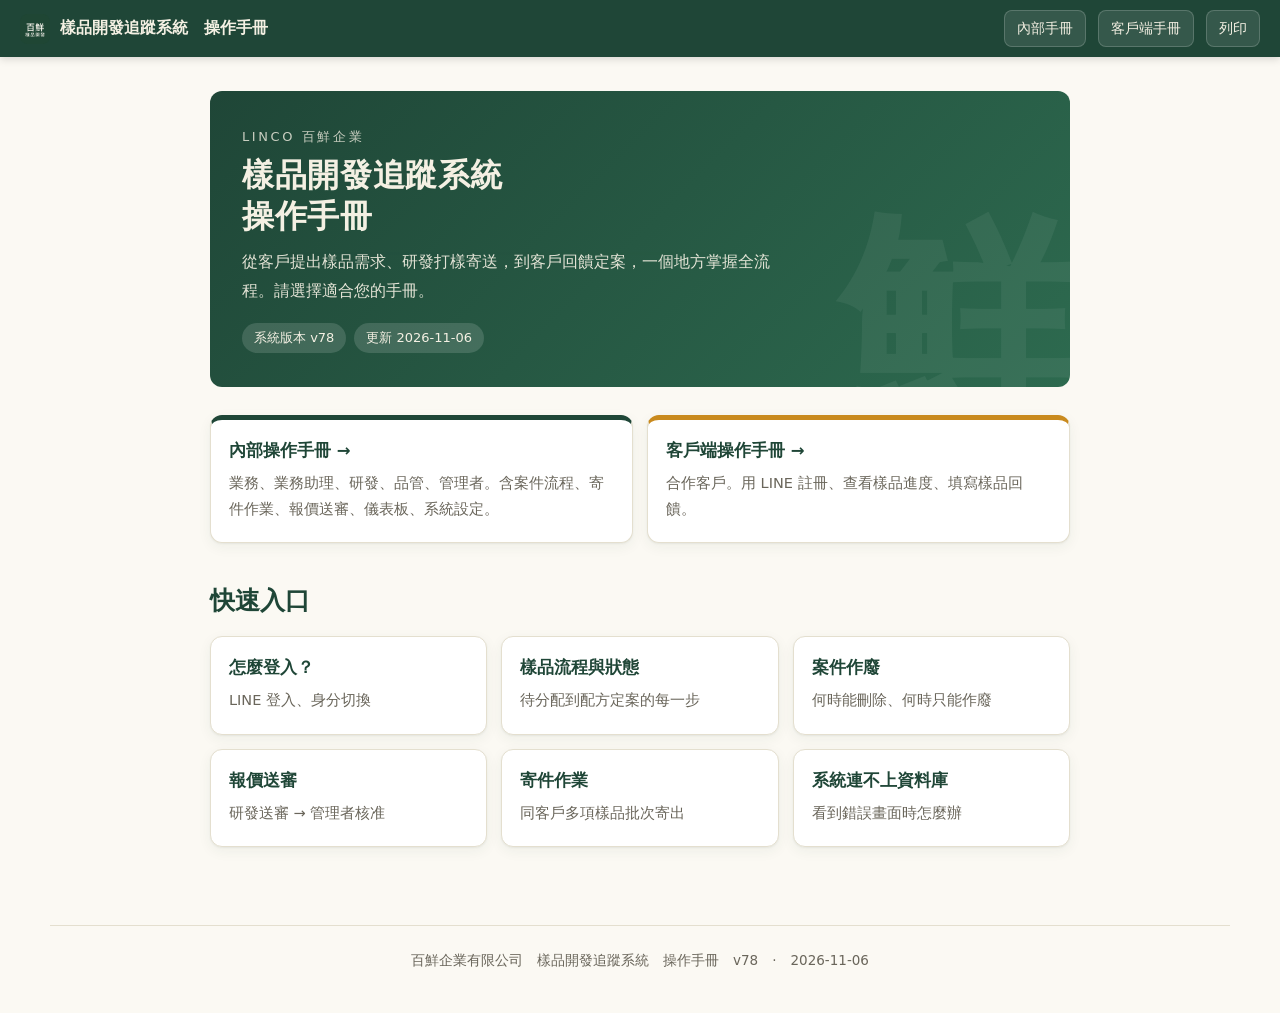
<file: sampletrack-manual/index.html>
<!doctype html>
<html lang="zh-Hant">
<head>
<meta charset="utf-8">
<meta name="viewport" content="width=device-width,initial-scale=1">
<meta name="robots" content="noindex,nofollow">
<meta name="description" content="百鮮企業樣品開發追蹤系統操作手冊">
<meta name="theme-color" content="#1F4637">
<title>操作手冊｜百鮮企業</title>
<link rel="icon" type="image/png" href="assets/favicon.png">
<link rel="stylesheet" href="assets/style.css">
</head>
<body>
<header class="top">
  <a class="brand" href="index.html"><img src="assets/logo-192.png" alt="" width="30" height="30"><span>樣品開發追蹤系統　操作手冊</span></a>
  <span class="sp"></span>
  <a class="lnk" href="internal.html">內部手冊</a><a class="lnk" href="customer.html">客戶端手冊</a>
  <button id="printBtn" class="hide-m" type="button" title="列印或另存 PDF">列印</button>
</header><div class="home">
<section class="hero"><div class="eyebrow">LINCO 百鮮企業</div><h1>樣品開發追蹤系統<br>操作手冊</h1>
<p>從客戶提出樣品需求、研發打樣寄送，到客戶回饋定案，一個地方掌握全流程。請選擇適合您的手冊。</p>
<div class="meta"><span>系統版本 v78</span><span>更新 2026-11-06</span></div></section>
<div class="cards">
  <a class="card role" href="internal.html"><h4>內部操作手冊 →</h4><p>業務、業務助理、研發、品管、管理者。含案件流程、寄件作業、報價送審、儀表板、系統設定。</p></a>
  <a class="card role gold" href="customer.html"><h4>客戶端操作手冊 →</h4><p>合作客戶。用 LINE 註冊、查看樣品進度、填寫樣品回饋。</p></a>
</div>
<h2 style="border:0;margin-top:34px">快速入口</h2>
<div class="cards">
  <a class="card" href="internal.html#login"><h4>怎麼登入？</h4><p>LINE 登入、身分切換</p></a>
  <a class="card" href="internal.html#lifecycle"><h4>樣品流程與狀態</h4><p>待分配到配方定案的每一步</p></a>
  <a class="card" href="internal.html#void"><h4>案件作廢</h4><p>何時能刪除、何時只能作廢</p></a>
  <a class="card" href="internal.html#quote"><h4>報價送審</h4><p>研發送審 → 管理者核准</p></a>
  <a class="card" href="internal.html#dispatch"><h4>寄件作業</h4><p>同客戶多項樣品批次寄出</p></a>
  <a class="card" href="internal.html#outage"><h4>系統連不上資料庫</h4><p>看到錯誤畫面時怎麼辦</p></a>
</div>
</div>
<footer>百鮮企業有限公司　樣品開發追蹤系統　操作手冊　v78　·　2026-11-06</footer>
<button class="totop" type="button" aria-label="回到頂端">↑</button>
<script src="assets/manual.js"></script>
</body>
</html>
</file>
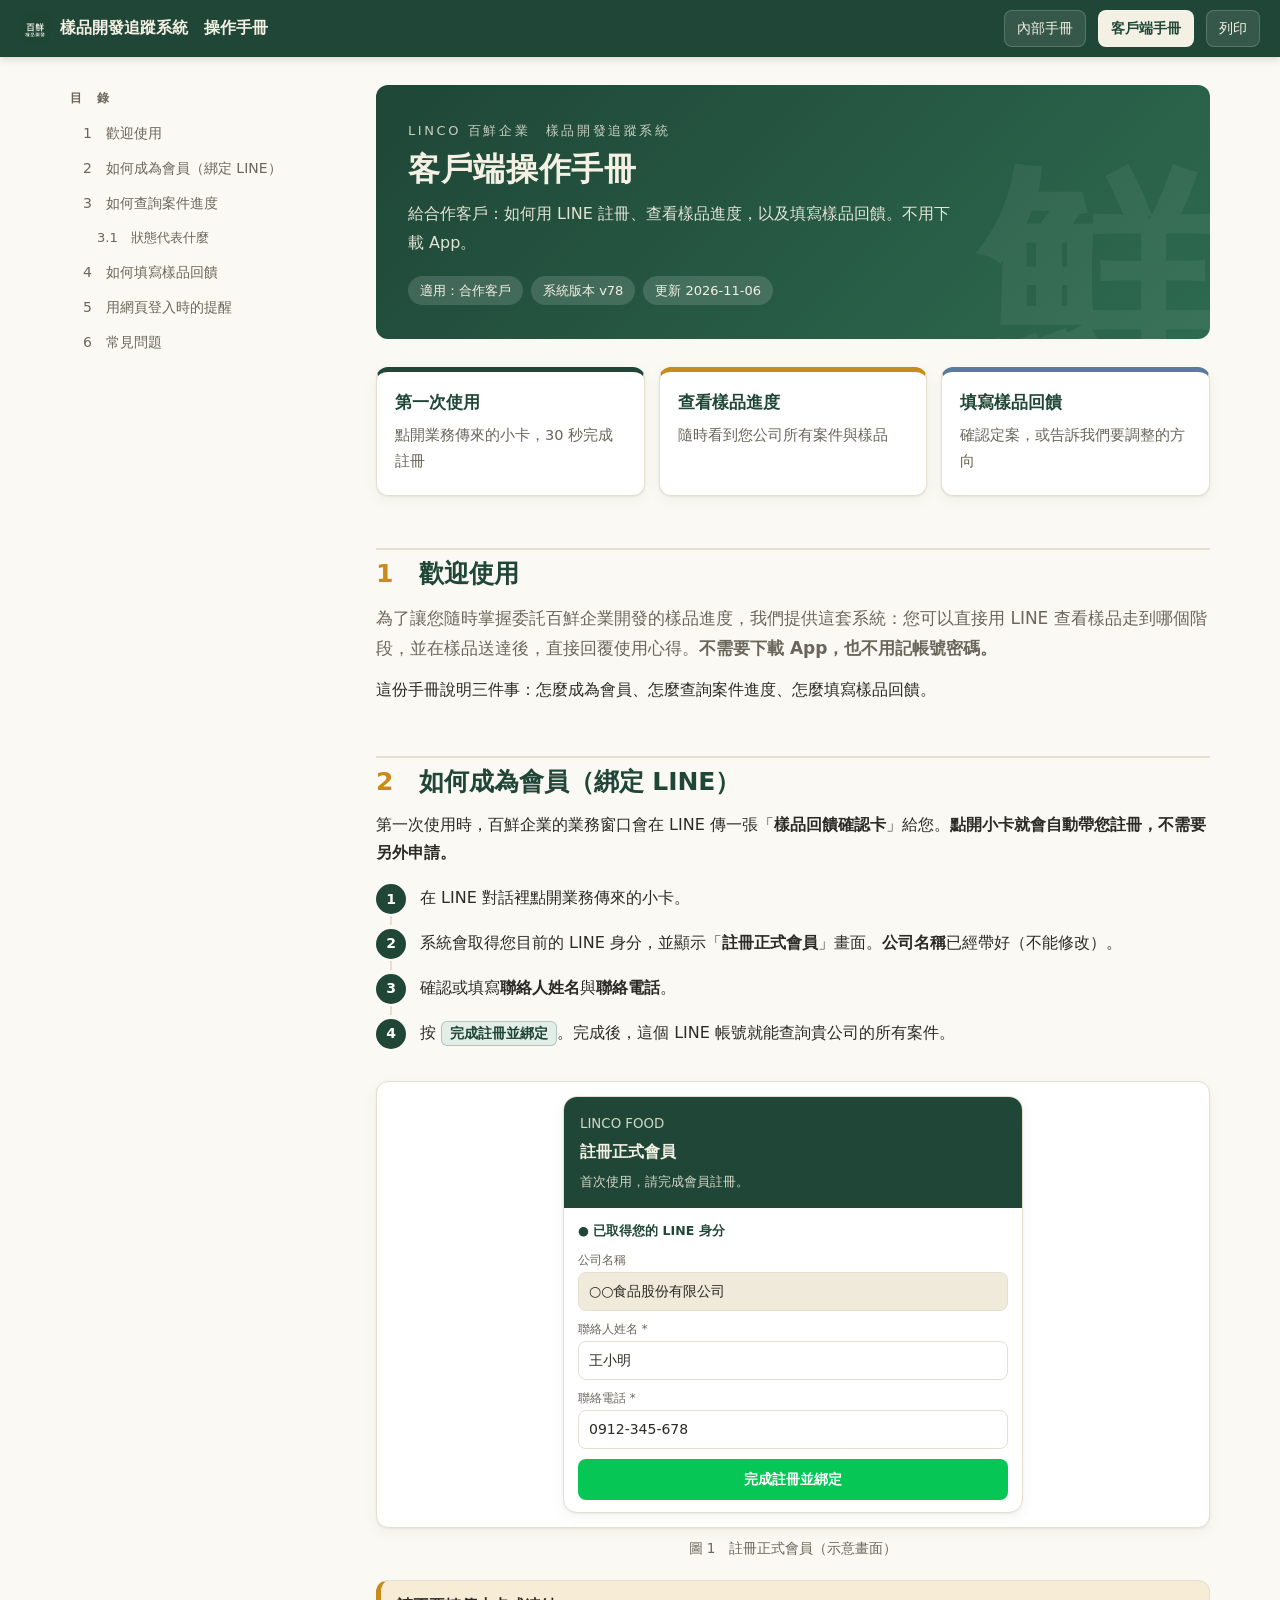
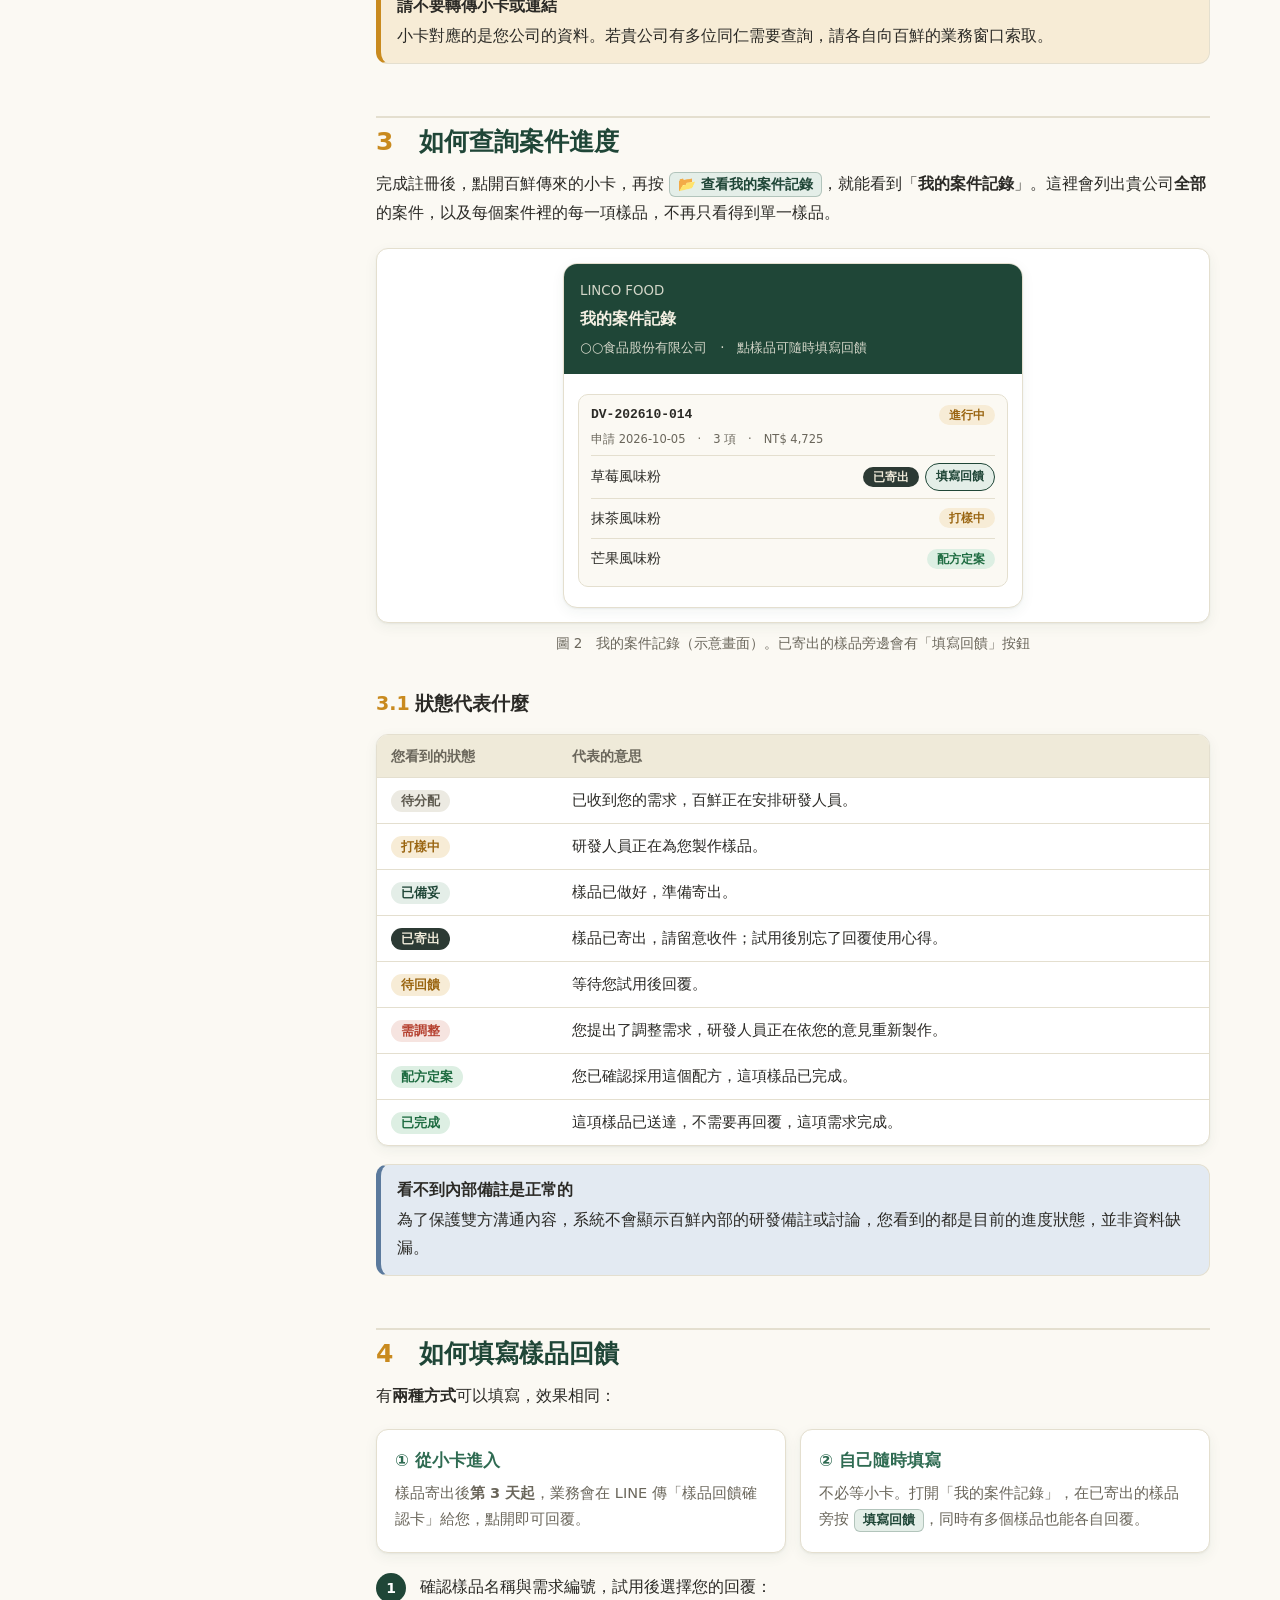
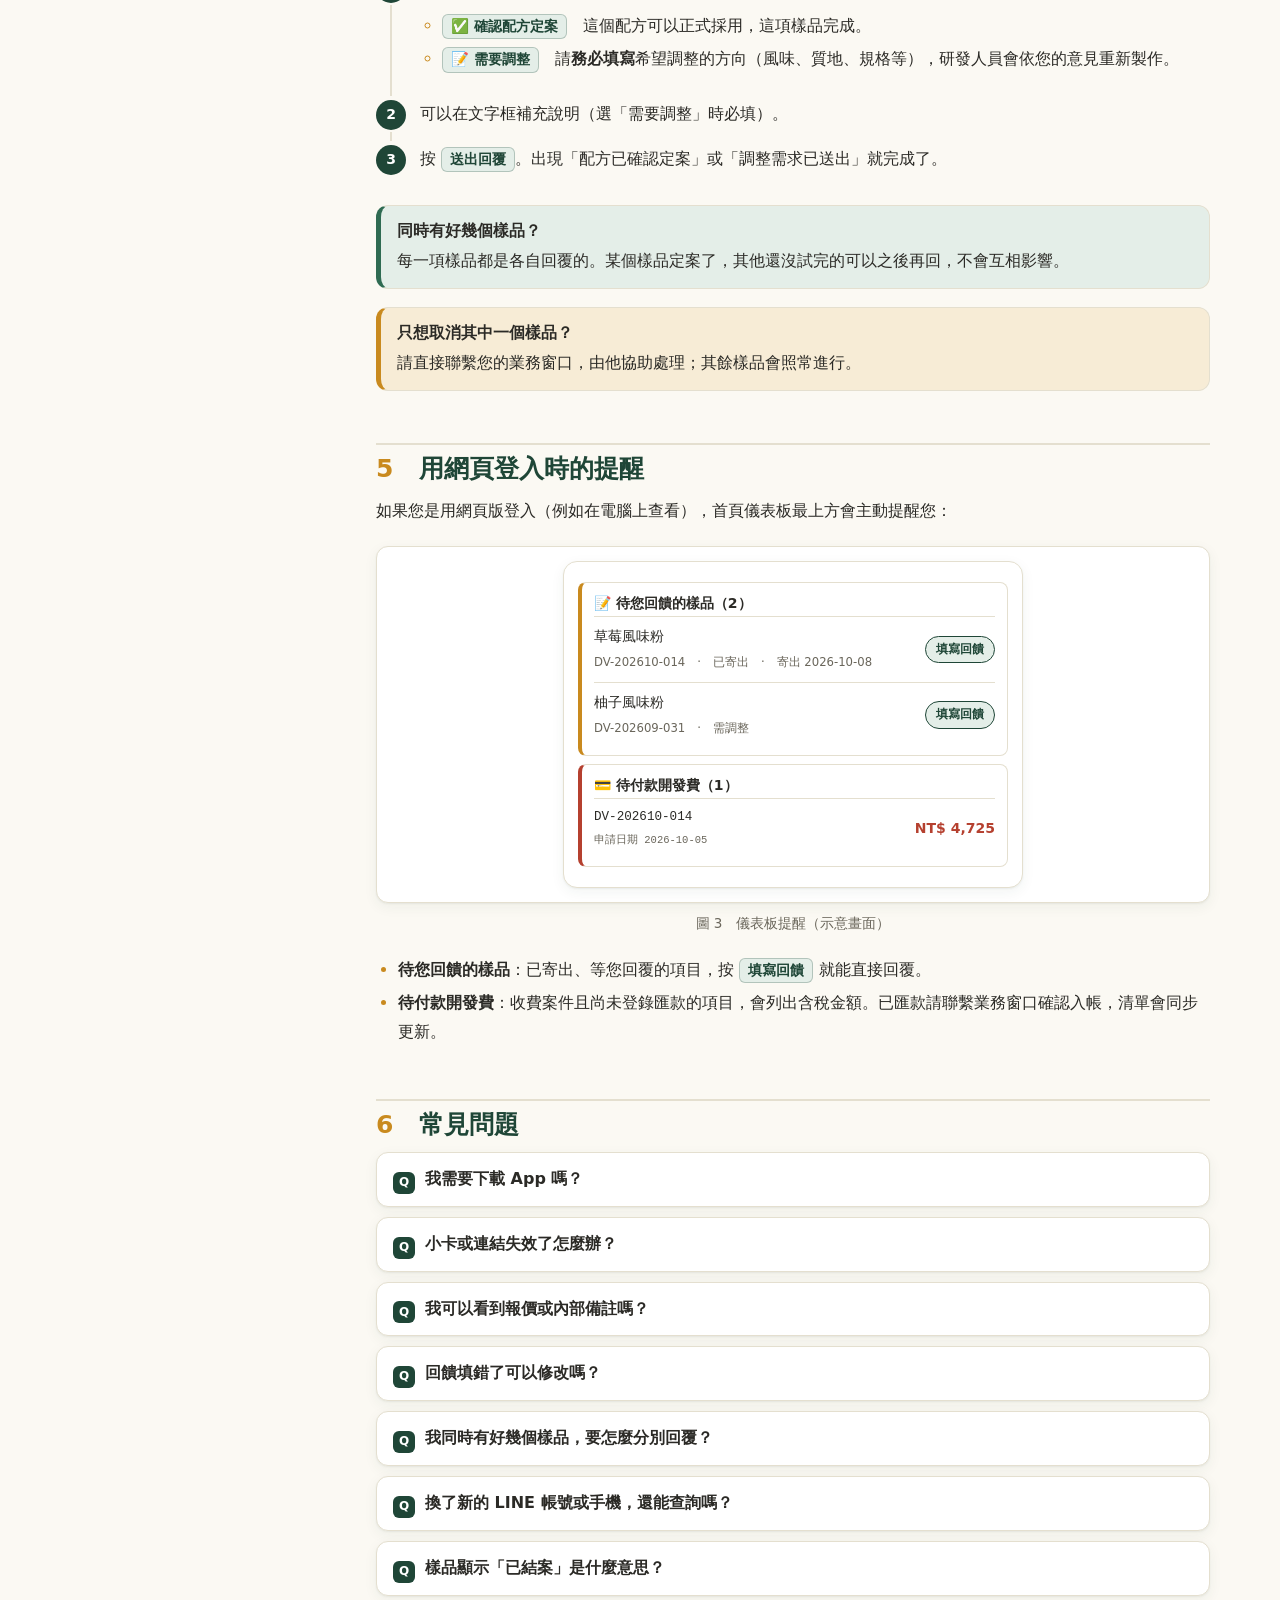
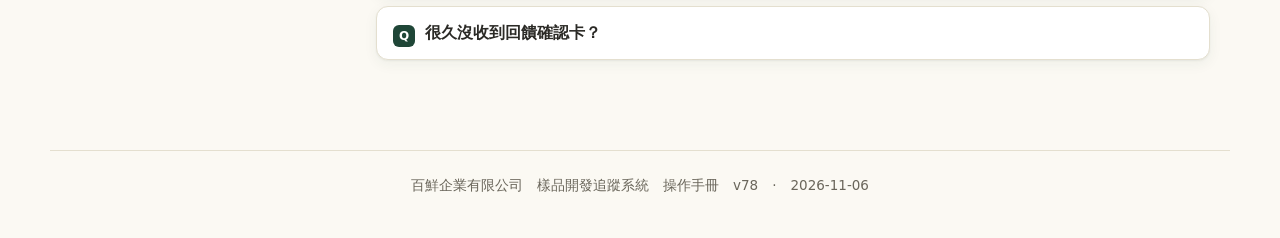
<file: sampletrack-manual/customer.html>
<!doctype html>
<html lang="zh-Hant">
<head>
<meta charset="utf-8">
<meta name="viewport" content="width=device-width,initial-scale=1">
<meta name="robots" content="noindex,nofollow">
<meta name="description" content="百鮮企業樣品開發追蹤系統｜客戶端操作手冊">
<meta name="theme-color" content="#1F4637">
<title>客戶端操作手冊｜百鮮企業</title>
<link rel="icon" type="image/png" href="assets/favicon.png">
<link rel="stylesheet" href="assets/style.css">
</head>
<body>
<header class="top">
  <a class="brand" href="index.html"><img src="assets/logo-192.png" alt="" width="30" height="30"><span>樣品開發追蹤系統　操作手冊</span></a>
  <span class="sp"></span>
  <a class="lnk" href="internal.html">內部手冊</a><a class="lnk on" href="customer.html">客戶端手冊</a>
  <button id="printBtn" class="hide-m" type="button" title="列印或另存 PDF">列印</button>
</header><div class="wrap">
<nav class="toc" aria-label="目錄"><p class="ttl">目　錄</p><ol><li class=""><a href="#welcome">1　歡迎使用</a></li><li class=""><a href="#member">2　如何成為會員（綁定 LINE）</a></li><li class=""><a href="#records">3　如何查詢案件進度</a></li><li class="sub"><a href="#status">3.1　狀態代表什麼</a></li><li class=""><a href="#feedback">4　如何填寫樣品回饋</a></li><li class=""><a href="#dash">5　用網頁登入時的提醒</a></li><li class=""><a href="#faq">6　常見問題</a></li></ol></nav>
<main>
<section class="hero"><div class="eyebrow">LINCO 百鮮企業　樣品開發追蹤系統</div><h1>客戶端操作手冊</h1><p>給合作客戶：如何用 LINE 註冊、查看樣品進度，以及填寫樣品回饋。不用下載 App。</p><div class="meta"><span>適用：合作客戶</span><span>系統版本 v78</span><span>更新 2026-11-06</span></div></section>
<details class="toc-m"><summary>📑 目錄</summary><ol><li class=""><a href="#welcome">1　歡迎使用</a></li><li class=""><a href="#member">2　如何成為會員（綁定 LINE）</a></li><li class=""><a href="#records">3　如何查詢案件進度</a></li><li class="sub"><a href="#status">3.1　狀態代表什麼</a></li><li class=""><a href="#feedback">4　如何填寫樣品回饋</a></li><li class=""><a href="#dash">5　用網頁登入時的提醒</a></li><li class=""><a href="#faq">6　常見問題</a></li></ol></details>
<div class="cards">
  <a class="card role" href="#member"><h4>第一次使用</h4><p>點開業務傳來的小卡，30 秒完成註冊</p></a>
  <a class="card role gold" href="#records"><h4>查看樣品進度</h4><p>隨時看到您公司所有案件與樣品</p></a>
  <a class="card role slate" href="#feedback"><h4>填寫樣品回饋</h4><p>確認定案，或告訴我們要調整的方向</p></a>
</div>

<h2 id="welcome"><span class="no">1</span>歡迎使用</h2>
<p class="lead">為了讓您隨時掌握委託百鮮企業開發的樣品進度，我們提供這套系統：您可以直接用 LINE 查看樣品走到哪個階段，並在樣品送達後，直接回覆使用心得。<b>不需要下載 App，也不用記帳號密碼。</b></p>
<p>這份手冊說明三件事：怎麼成為會員、怎麼查詢案件進度、怎麼填寫樣品回饋。</p>

<h2 id="member"><span class="no">2</span>如何成為會員（綁定 LINE）</h2>
<p>第一次使用時，百鮮企業的業務窗口會在 LINE 傳一張「<b>樣品回饋確認卡</b>」給您。<b>點開小卡就會自動帶您註冊，不需要另外申請。</b></p>
<ol class="steps">
  <li>在 LINE 對話裡點開業務傳來的小卡。</li>
  <li>系統會取得您目前的 LINE 身分，並顯示「<b>註冊正式會員</b>」畫面。<b>公司名稱</b>已經帶好（不能修改）。</li>
  <li>確認或填寫<b>聯絡人姓名</b>與<b>聯絡電話</b>。</li>
  <li>按 <span class="ui">完成註冊並綁定</span>。完成後，這個 LINE 帳號就能查詢貴公司的所有案件。</li>
</ol>
<figure><div class="fig"><div class="mock"><div class="mh"><small>LINCO FOOD</small><b>註冊正式會員</b><small>首次使用，請完成會員註冊。</small></div><div class="mb">
  <div style="font-size:12.5px;color:var(--green);font-weight:700;margin-bottom:8px">● 已取得您的 LINE 身分</div>
  <div style="font-size:12px;color:var(--ink2)">公司名稱</div><div style="border:1px solid var(--line);border-radius:8px;padding:6px 10px;background:var(--cream);margin-bottom:8px">○○食品股份有限公司</div>
  <div style="font-size:12px;color:var(--ink2)">聯絡人姓名 *</div><div style="border:1px solid var(--line);border-radius:8px;padding:6px 10px;margin-bottom:8px">王小明</div>
  <div style="font-size:12px;color:var(--ink2)">聯絡電話 *</div><div style="border:1px solid var(--line);border-radius:8px;padding:6px 10px;margin-bottom:10px">0912-345-678</div>
  <div style="background:#06C755;color:#fff;border-radius:8px;text-align:center;padding:8px;font-weight:800">完成註冊並綁定</div>
</div></div></div><figcaption>圖 1　註冊正式會員（示意畫面）</figcaption></figure>
<div class="callout"><span class="h">請不要轉傳小卡或連結</span>小卡對應的是您公司的資料。若貴公司有多位同仁需要查詢，請各自向百鮮的業務窗口索取。</div>

<h2 id="records"><span class="no">3</span>如何查詢案件進度</h2>
<p>完成註冊後，點開百鮮傳來的小卡，再按 <span class="ui">📂 查看我的案件記錄</span>，就能看到「<b>我的案件記錄</b>」。這裡會列出貴公司<b>全部</b>的案件，以及每個案件裡的每一項樣品，不再只看得到單一樣品。</p>
<figure><div class="fig"><div class="mock"><div class="mh"><small>LINCO FOOD</small><b>我的案件記錄</b><small>○○食品股份有限公司　·　點樣品可隨時填寫回饋</small></div><div class="mb">
  <div class="caseb"><div class="t"><b class="mono" style="font-size:13px">DV-202610-014</b><span class="bdg b-amber">進行中</span></div>
    <div style="font-size:11.5px;color:var(--ink2);margin:2px 0 6px">申請 2026-10-05　·　3 項　·　NT$ 4,725</div>
    <div class="row"><span>草莓風味粉</span><span style="display:flex;gap:6px;align-items:center"><span class="bdg b-ink">已寄出</span><span class="mini">填寫回饋</span></span></div>
    <div class="row"><span>抹茶風味粉</span><span style="display:flex;gap:6px;align-items:center"><span class="bdg b-amber">打樣中</span></span></div>
    <div class="row"><span>芒果風味粉</span><span style="display:flex;gap:6px;align-items:center"><span class="bdg b-ok">配方定案</span></span></div>
  </div>
</div></div></div><figcaption>圖 2　我的案件記錄（示意畫面）。已寄出的樣品旁邊會有「填寫回饋」按鈕</figcaption></figure>

<h3 id="status"><span class="no">3.1</span>狀態代表什麼</h3>
<div class="tw"><table>
<thead><tr><th>您看到的狀態</th><th>代表的意思</th></tr></thead>
<tbody>
<tr><td><span class="bdg b-gray">待分配</span></td><td>已收到您的需求，百鮮正在安排研發人員。</td></tr>
<tr><td><span class="bdg b-amber">打樣中</span></td><td>研發人員正在為您製作樣品。</td></tr>
<tr><td><span class="bdg b-green">已備妥</span></td><td>樣品已做好，準備寄出。</td></tr>
<tr><td><span class="bdg b-ink">已寄出</span></td><td>樣品已寄出，請留意收件；試用後別忘了回覆使用心得。</td></tr>
<tr><td><span class="bdg b-amber">待回饋</span></td><td>等待您試用後回覆。</td></tr>
<tr><td><span class="bdg b-red">需調整</span></td><td>您提出了調整需求，研發人員正在依您的意見重新製作。</td></tr>
<tr><td><span class="bdg b-ok">配方定案</span></td><td>您已確認採用這個配方，這項樣品已完成。</td></tr>
<tr><td><span class="bdg b-ok">已完成</span></td><td>這項樣品已送達，不需要再回覆，這項需求完成。</td></tr>
</tbody></table></div>
<div class="callout info"><span class="h">看不到內部備註是正常的</span>為了保護雙方溝通內容，系統不會顯示百鮮內部的研發備註或討論，您看到的都是目前的進度狀態，並非資料缺漏。</div>

<h2 id="feedback"><span class="no">4</span>如何填寫樣品回饋</h2>
<p>有<b>兩種方式</b>可以填寫，效果相同：</p>
<div class="cards">
  <div class="card"><h4>① 從小卡進入</h4><p>樣品寄出後<b>第 3 天起</b>，業務會在 LINE 傳「樣品回饋確認卡」給您，點開即可回覆。</p></div>
  <div class="card"><h4>② 自己隨時填寫</h4><p>不必等小卡。打開「我的案件記錄」，在已寄出的樣品旁按 <span class="ui">填寫回饋</span>，同時有多個樣品也能各自回覆。</p></div>
</div>
<ol class="steps">
  <li>確認樣品名稱與需求編號，試用後選擇您的回覆：
    <ul>
      <li><span class="ui">✅ 確認配方定案</span>　這個配方可以正式採用，這項樣品完成。</li>
      <li><span class="ui">📝 需要調整</span>　請<b>務必填寫</b>希望調整的方向（風味、質地、規格等），研發人員會依您的意見重新製作。</li>
    </ul></li>
  <li>可以在文字框補充說明（選「需要調整」時必填）。</li>
  <li>按 <span class="ui">送出回覆</span>。出現「配方已確認定案」或「調整需求已送出」就完成了。</li>
</ol>
<div class="callout tip"><span class="h">同時有好幾個樣品？</span>每一項樣品都是各自回覆的。某個樣品定案了，其他還沒試完的可以之後再回，不會互相影響。</div>
<div class="callout"><span class="h">只想取消其中一個樣品？</span>請直接聯繫您的業務窗口，由他協助處理；其餘樣品會照常進行。</div>

<h2 id="dash"><span class="no">5</span>用網頁登入時的提醒</h2>
<p>如果您是用網頁版登入（例如在電腦上查看），首頁儀表板最上方會主動提醒您：</p>
<figure><div class="fig"><div class="mock"><div class="mb">
  <div class="rem"><b>📝 待您回饋的樣品（2）</b>
    <div class="row"><span>草莓風味粉<br><small style="color:var(--ink2)">DV-202610-014　·　已寄出　·　寄出 2026-10-08</small></span><span class="mini">填寫回饋</span></div>
    <div class="row"><span>柚子風味粉<br><small style="color:var(--ink2)">DV-202609-031　·　需調整</small></span><span class="mini">填寫回饋</span></div></div>
  <div class="rem red"><b>💳 待付款開發費（1）</b>
    <div class="row"><span class="mono">DV-202610-014<br><small style="color:var(--ink2)">申請日期 2026-10-05</small></span><b style="color:var(--red)">NT$ 4,725</b></div></div>
</div></div></div><figcaption>圖 3　儀表板提醒（示意畫面）</figcaption></figure>
<ul>
  <li><b>待您回饋的樣品</b>：已寄出、等您回覆的項目，按 <span class="ui">填寫回饋</span> 就能直接回覆。</li>
  <li><b>待付款開發費</b>：收費案件且尚未登錄匯款的項目，會列出含稅金額。已匯款請聯繫業務窗口確認入帳，清單會同步更新。</li>
</ul>

<h2 id="faq"><span class="no">6</span>常見問題</h2>
<details class="faq" id="q1"><summary>我需要下載 App 嗎？</summary><div>不需要。整個查詢與回饋都在 LINE 裡完成。</div></details>
<details class="faq" id="q2"><summary>小卡或連結失效了怎麼辦？</summary><div>請聯繫您的百鮮業務窗口，請他重新傳一張小卡給您。</div></details>
<details class="faq" id="q3"><summary>我可以看到報價或內部備註嗎？</summary><div>不行。系統只顯示與您相關的進度狀態；內部溝通與研發備註基於保密考量不會對外顯示。報價或規格有疑問，請直接聯繫業務窗口。</div></details>
<details class="faq" id="q4"><summary>回饋填錯了可以修改嗎？</summary><div>目前沒有提供客戶自行修改已送出回饋的功能，請聯繫業務窗口協助更正。</div></details>
<details class="faq" id="q5"><summary>我同時有好幾個樣品，要怎麼分別回覆？</summary><div>打開「我的案件記錄」，在每個已寄出的樣品旁各自按「填寫回饋」即可。</div></details>
<details class="faq" id="q6"><summary>換了新的 LINE 帳號或手機，還能查詢嗎？</summary><div>綁定是跟 LINE 帳號綁在一起的。換了 LINE 帳號需要重新註冊，請聯繫業務窗口重新傳送小卡，用新帳號完成註冊。同一個 LINE 帳號換手機則不受影響。</div></details>
<details class="faq" id="q8"><summary>樣品顯示「已結案」是什麼意思？</summary><div>代表這一項樣品已經結束（例如您決定不需要了），不會再有「填寫回饋」按鈕，其他樣品不受影響。如果之後想繼續，請聯繫您的業務窗口重新開啟。</div></details>
<details class="faq" id="q7"><summary>很久沒收到回饋確認卡？</summary><div>可能樣品還在製作或運送中。樣品寄出後第 3 天起才會傳小卡；您也可以隨時從「我的案件記錄」自行回覆。急件請直接聯繫業務窗口。</div></details>

</main>
</div>
<footer>百鮮企業有限公司　樣品開發追蹤系統　操作手冊　v78　·　2026-11-06</footer>
<button class="totop" type="button" aria-label="回到頂端">↑</button>
<script src="assets/manual.js"></script>
</body>
</html>
</file>
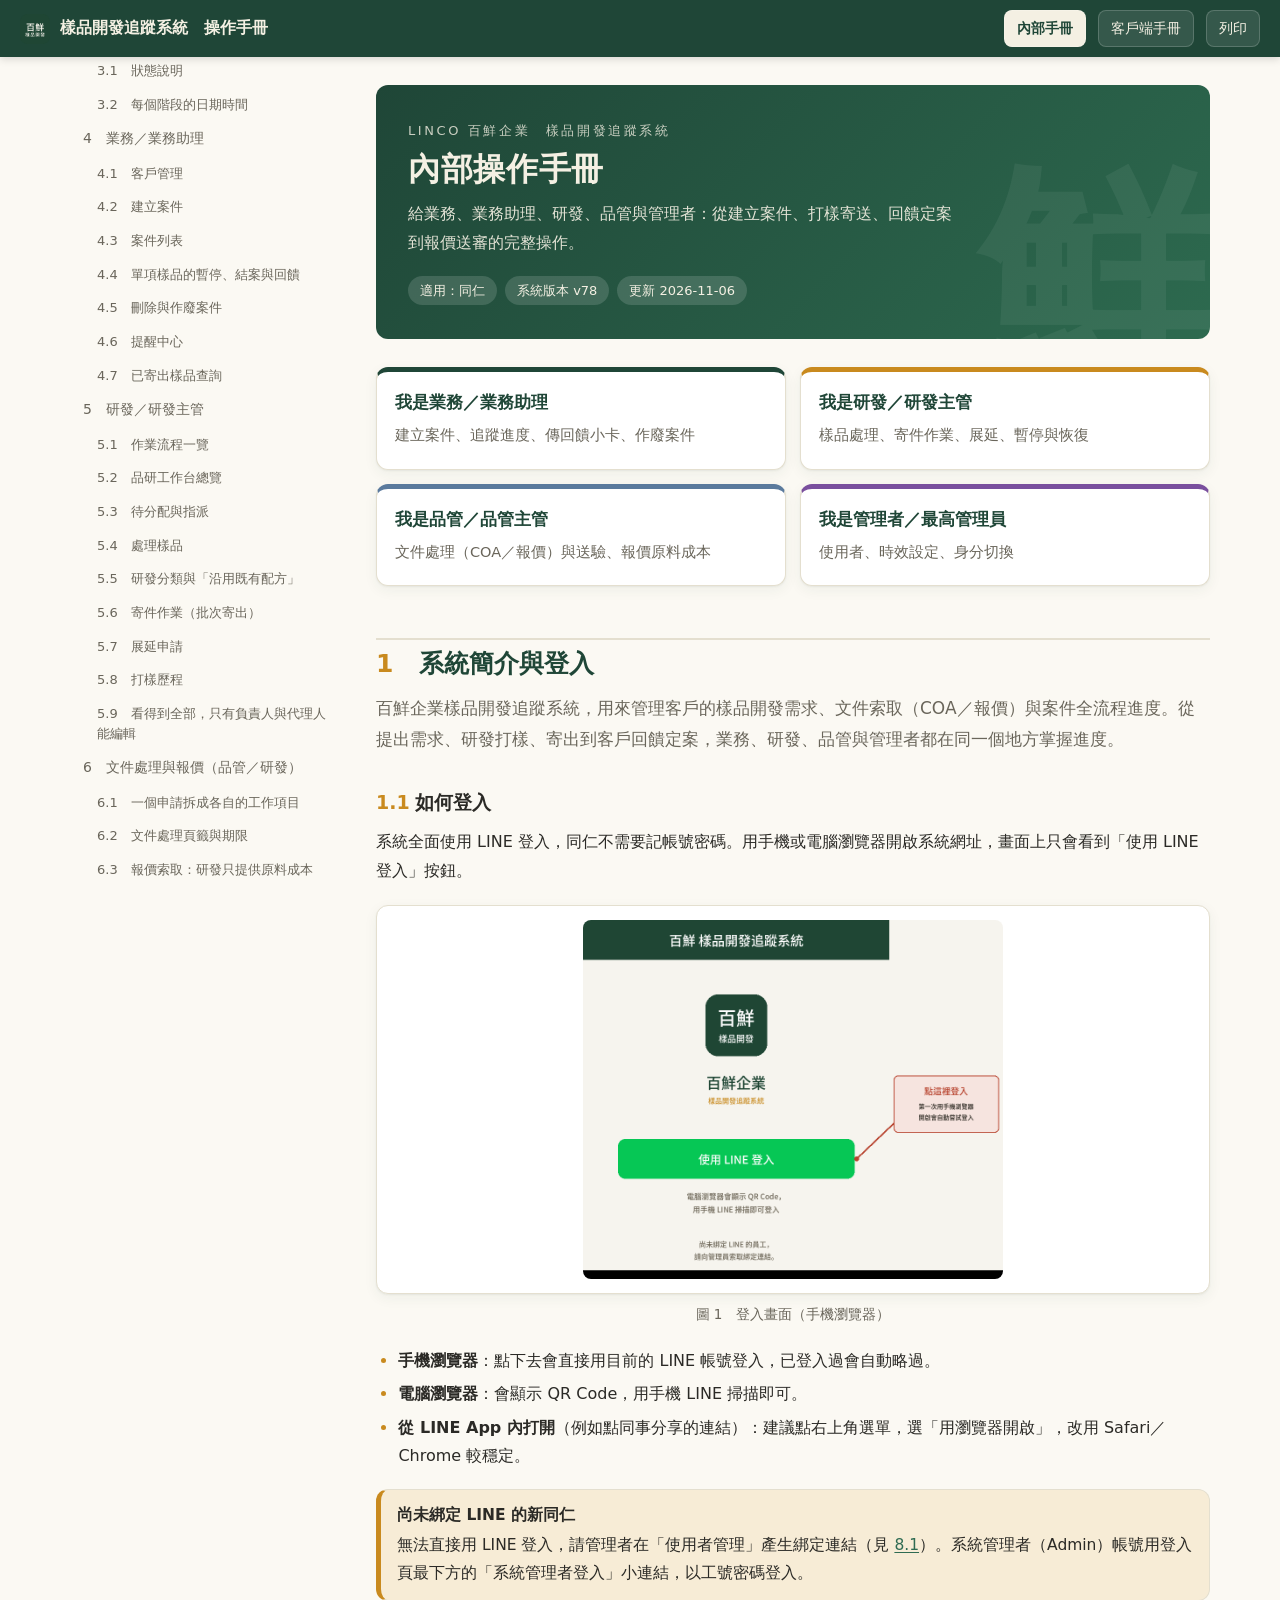
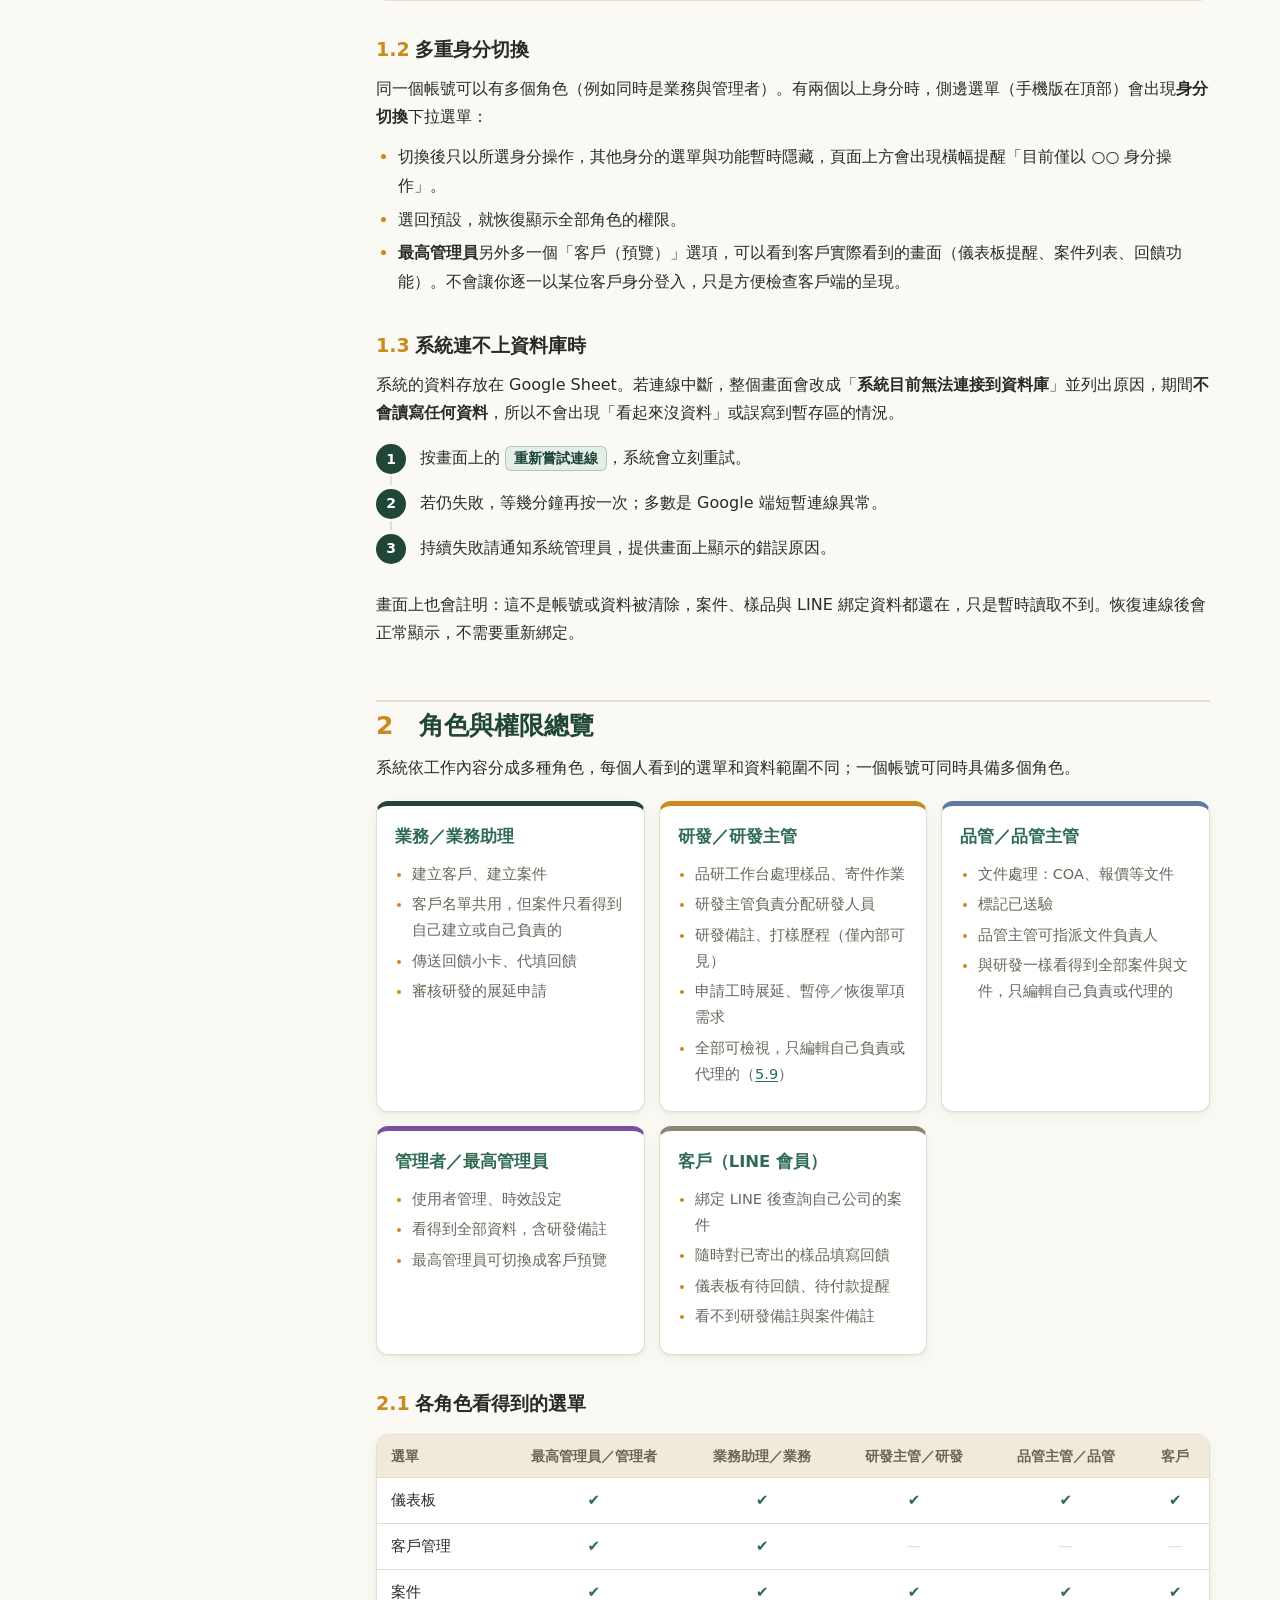
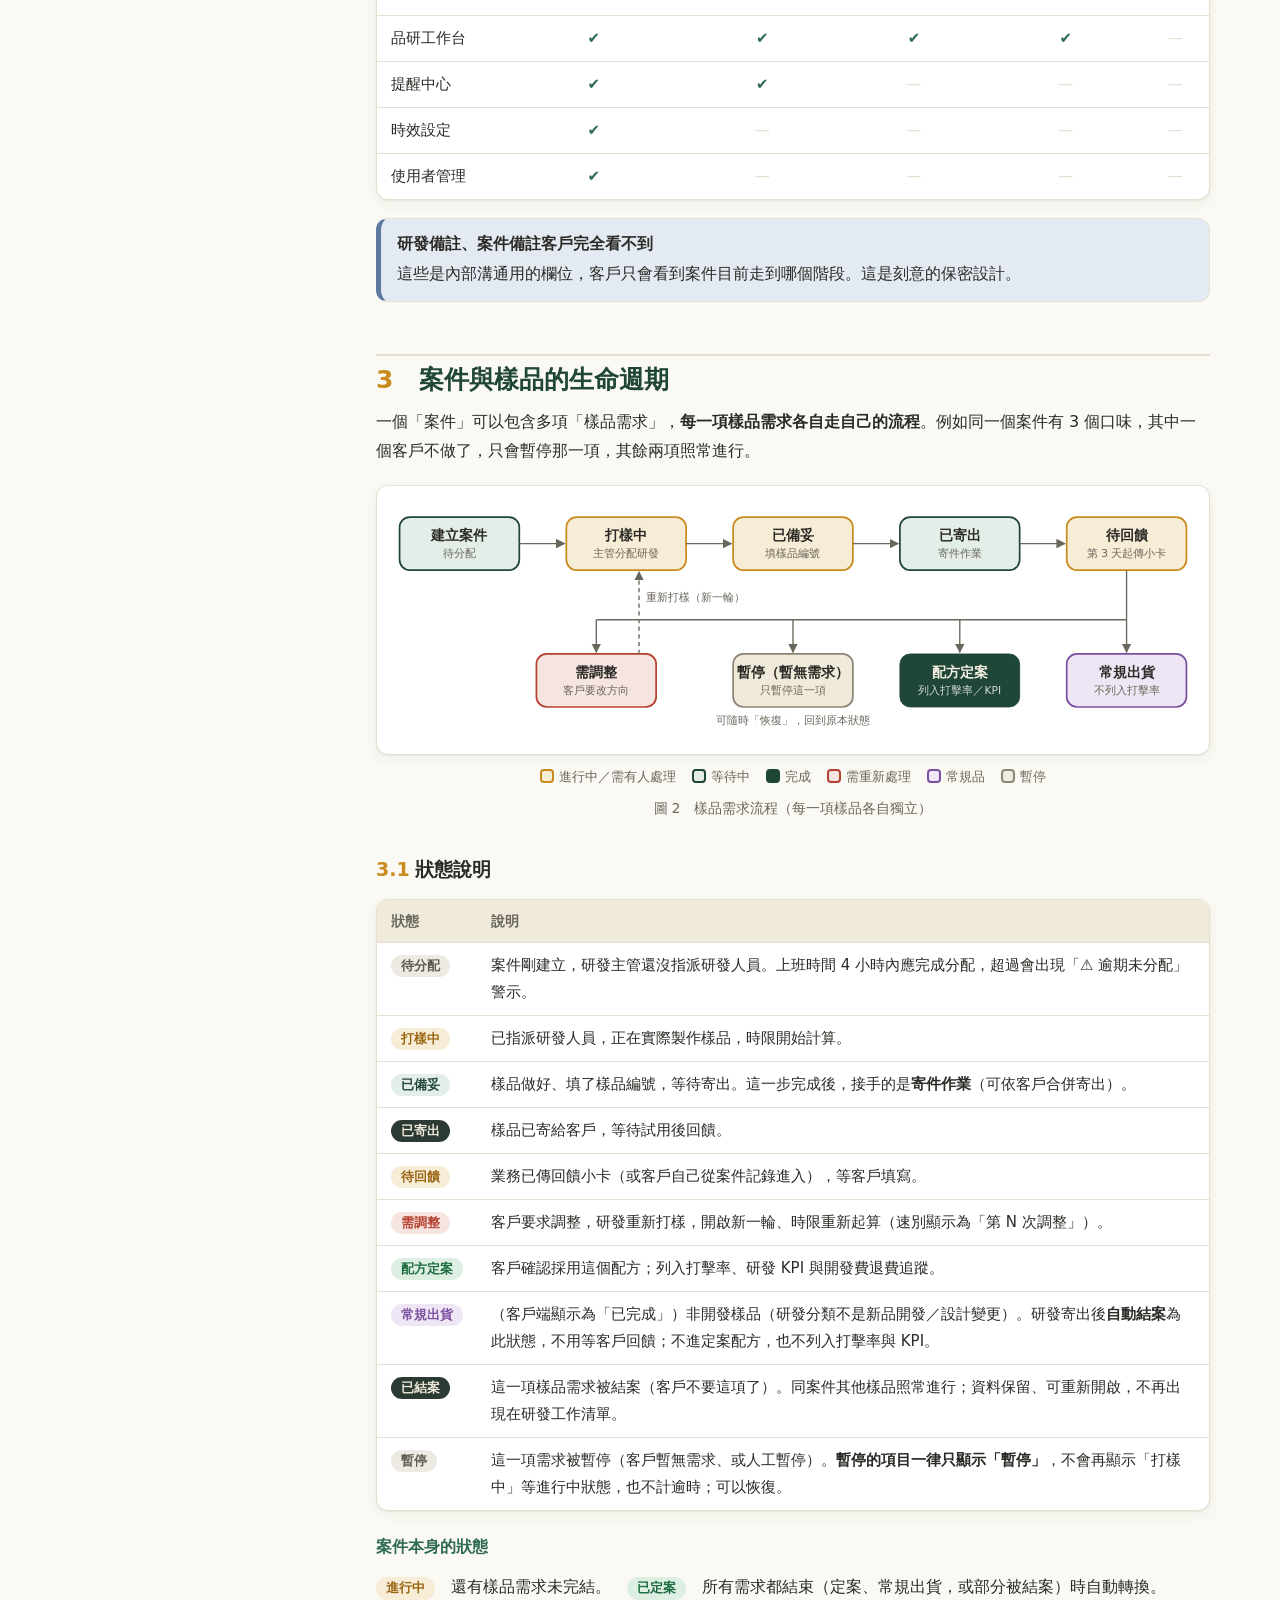
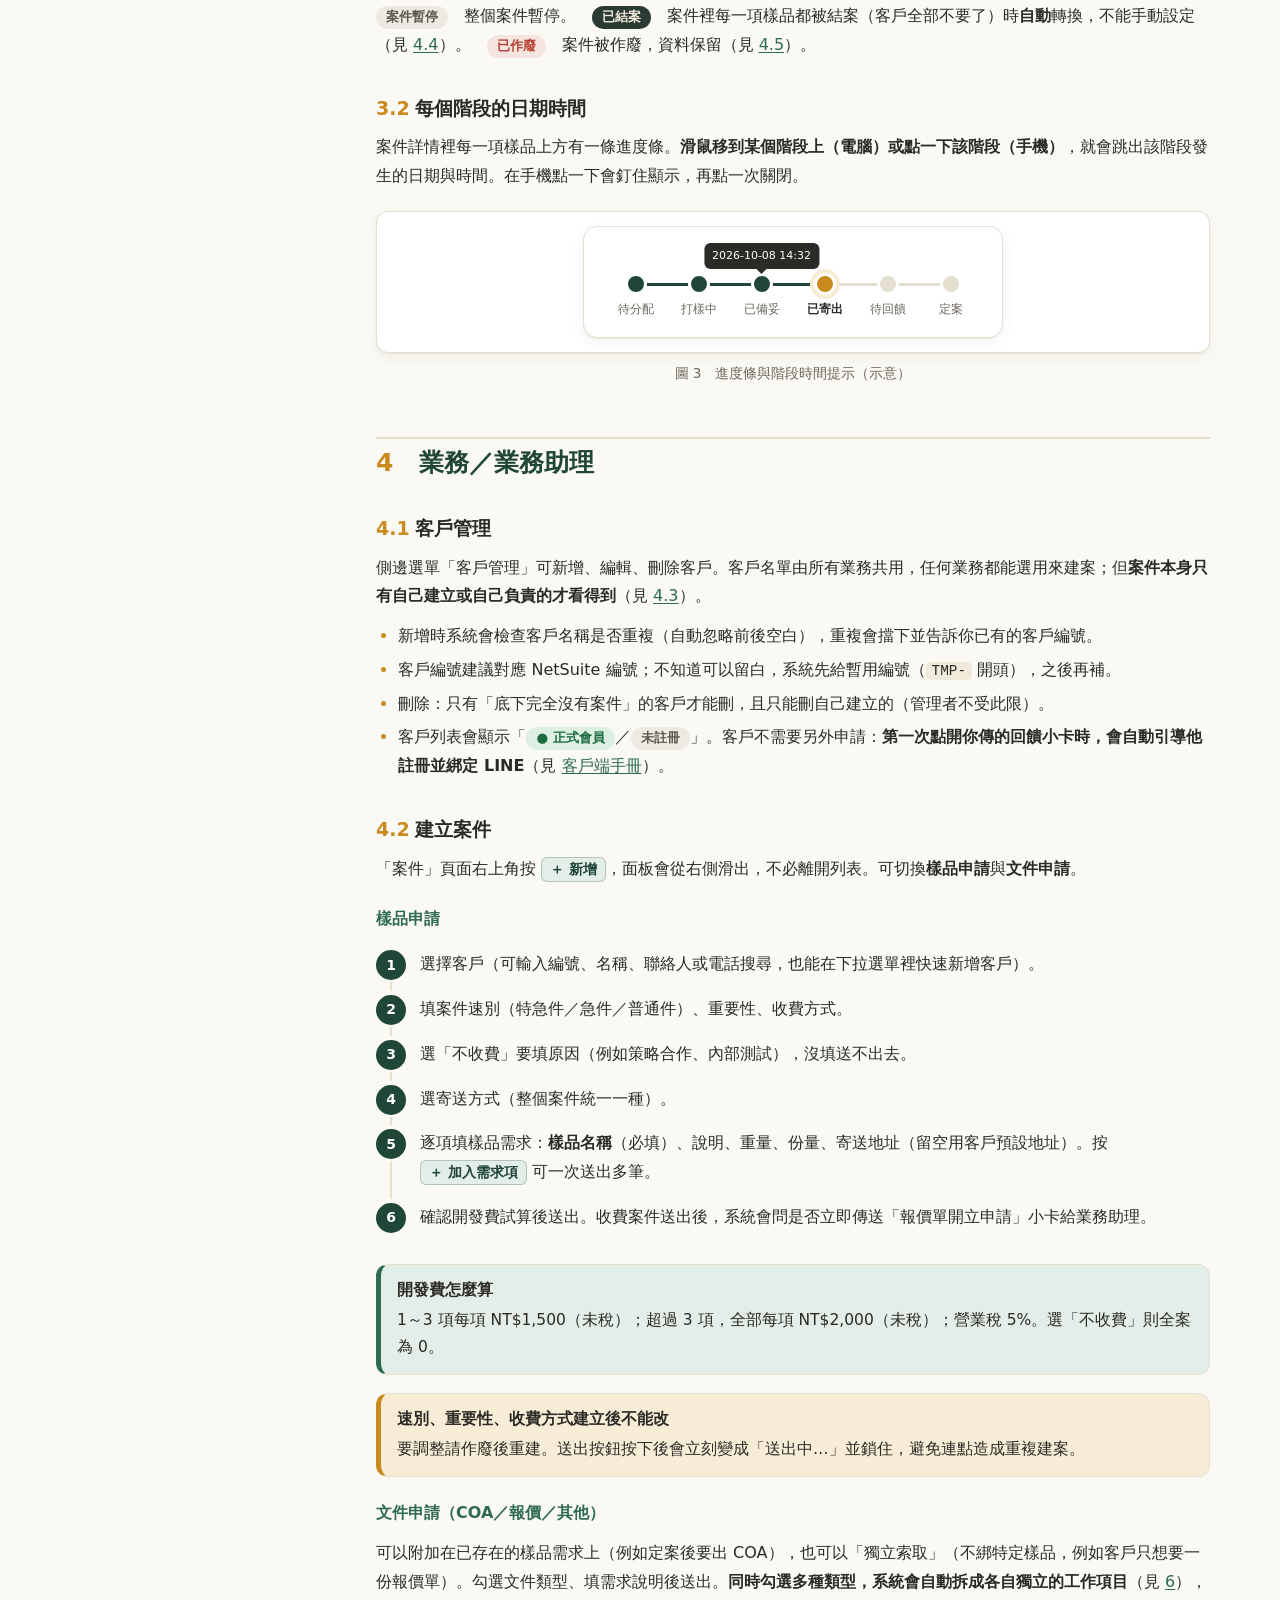
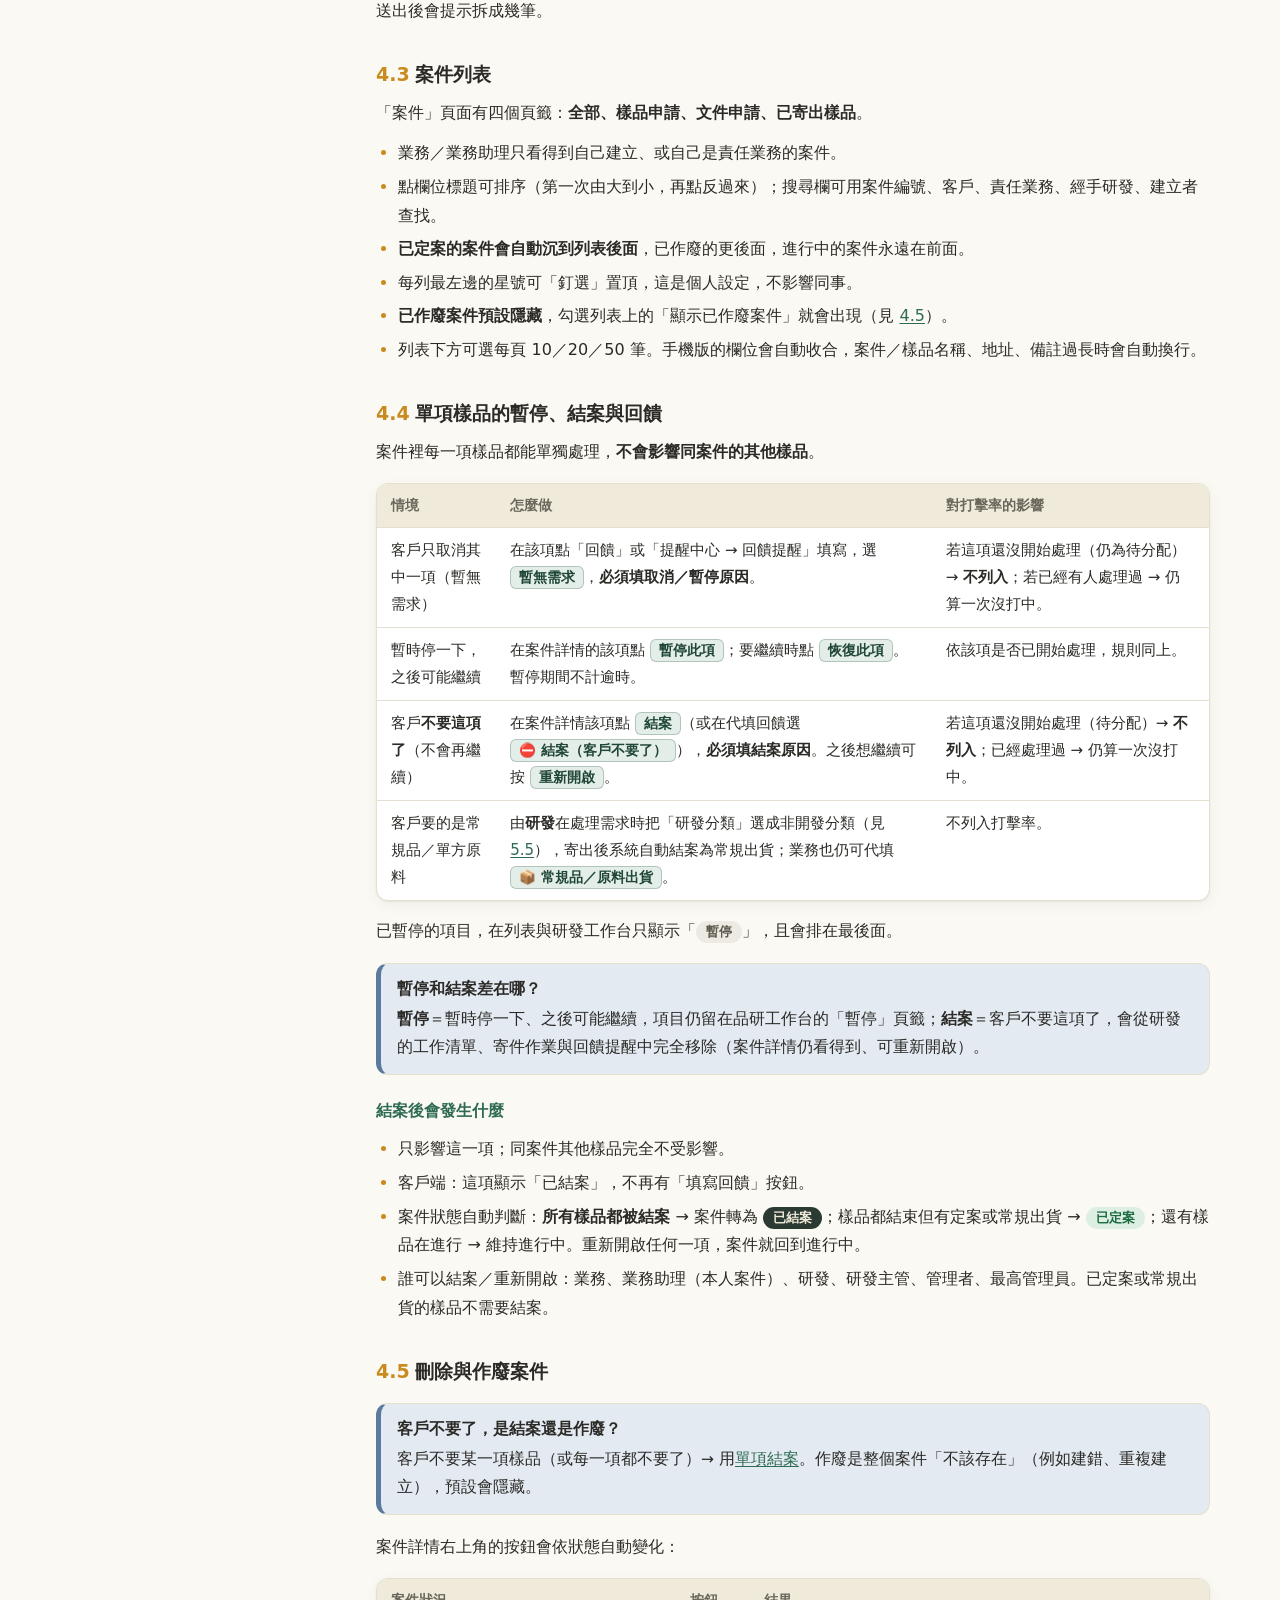
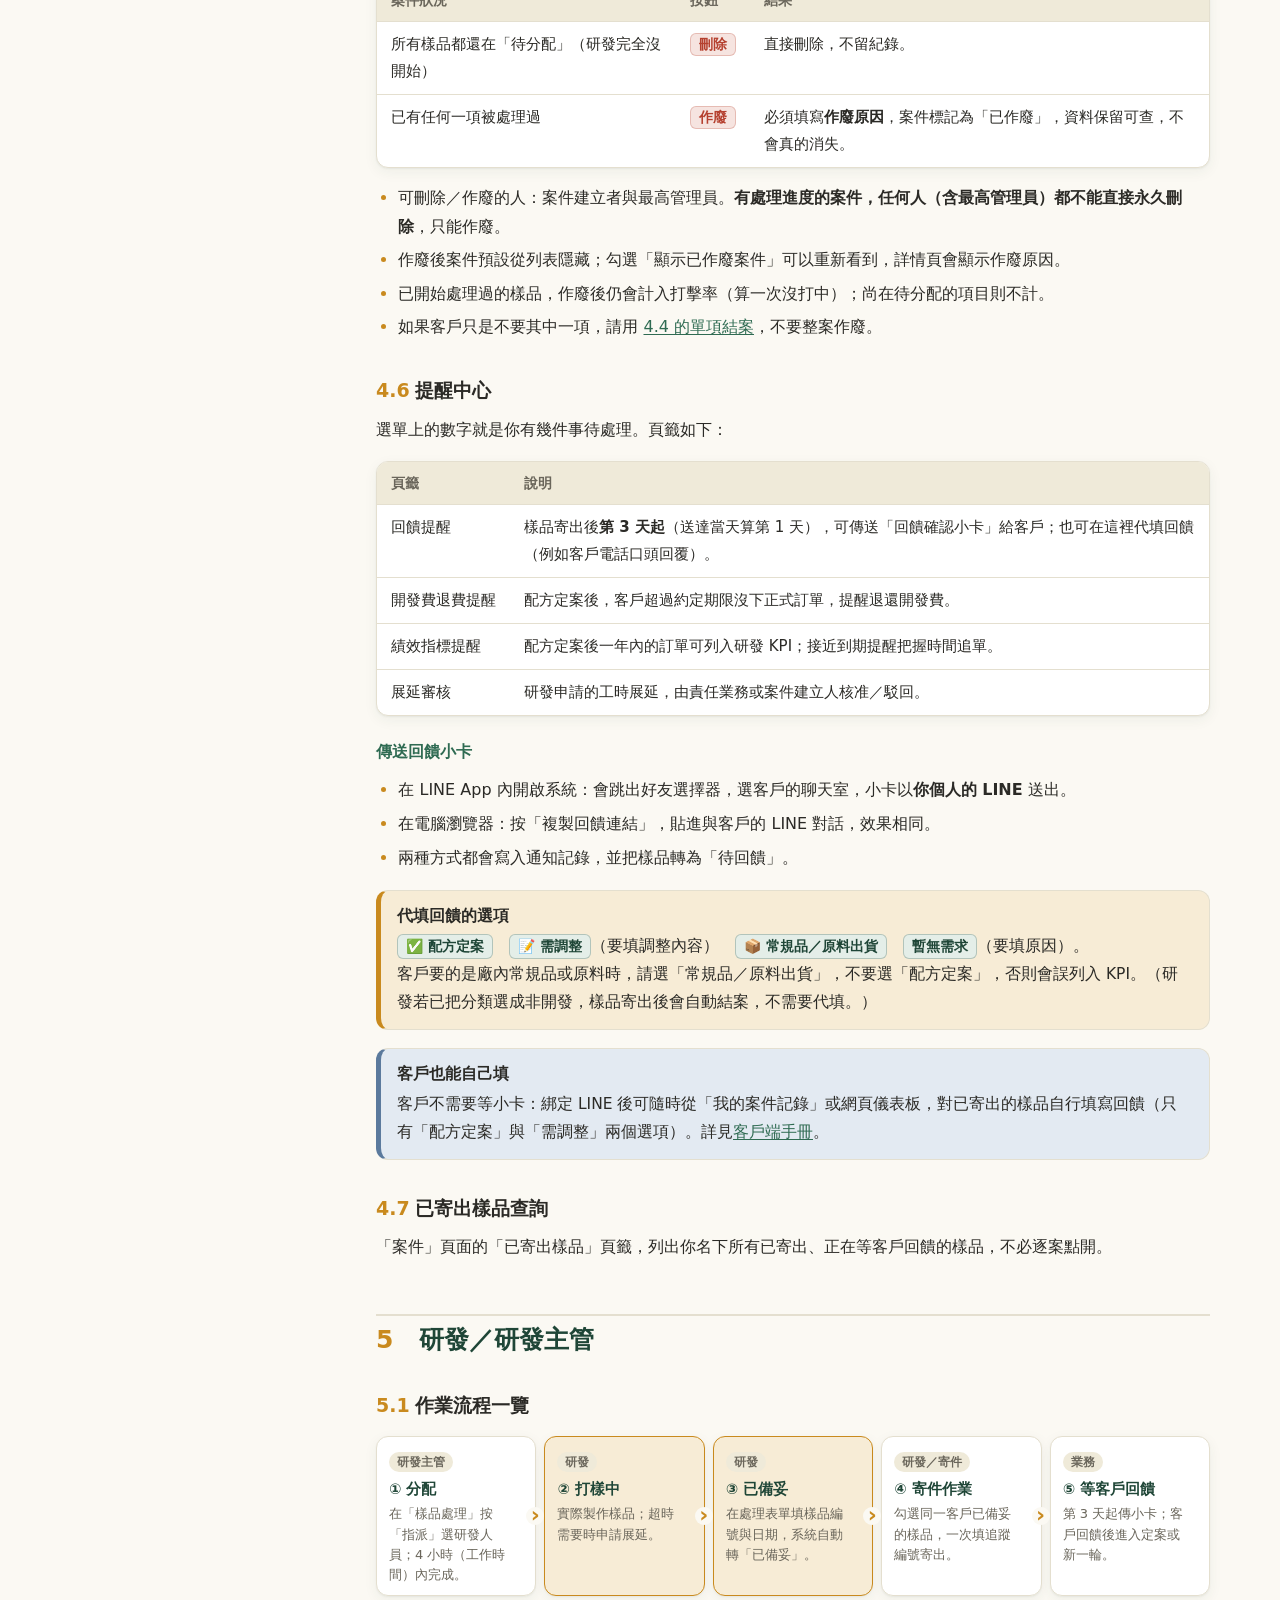
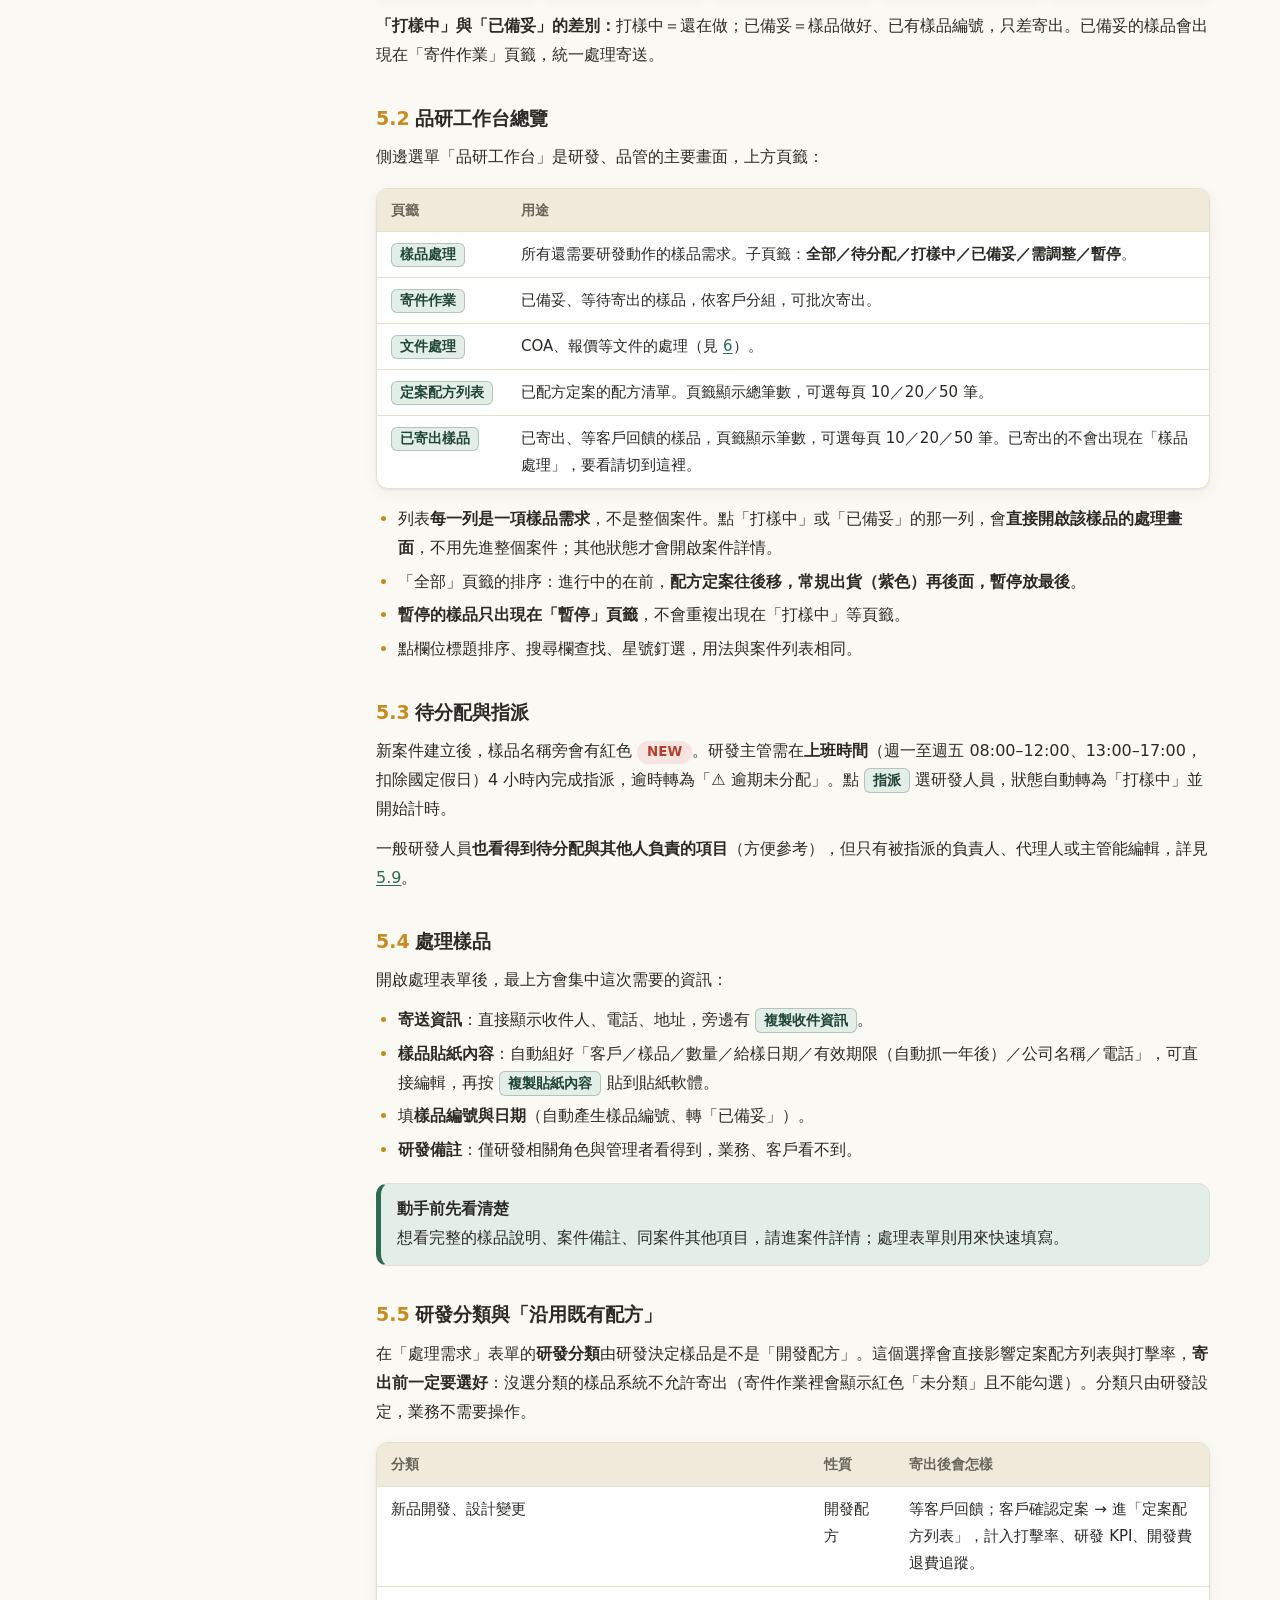
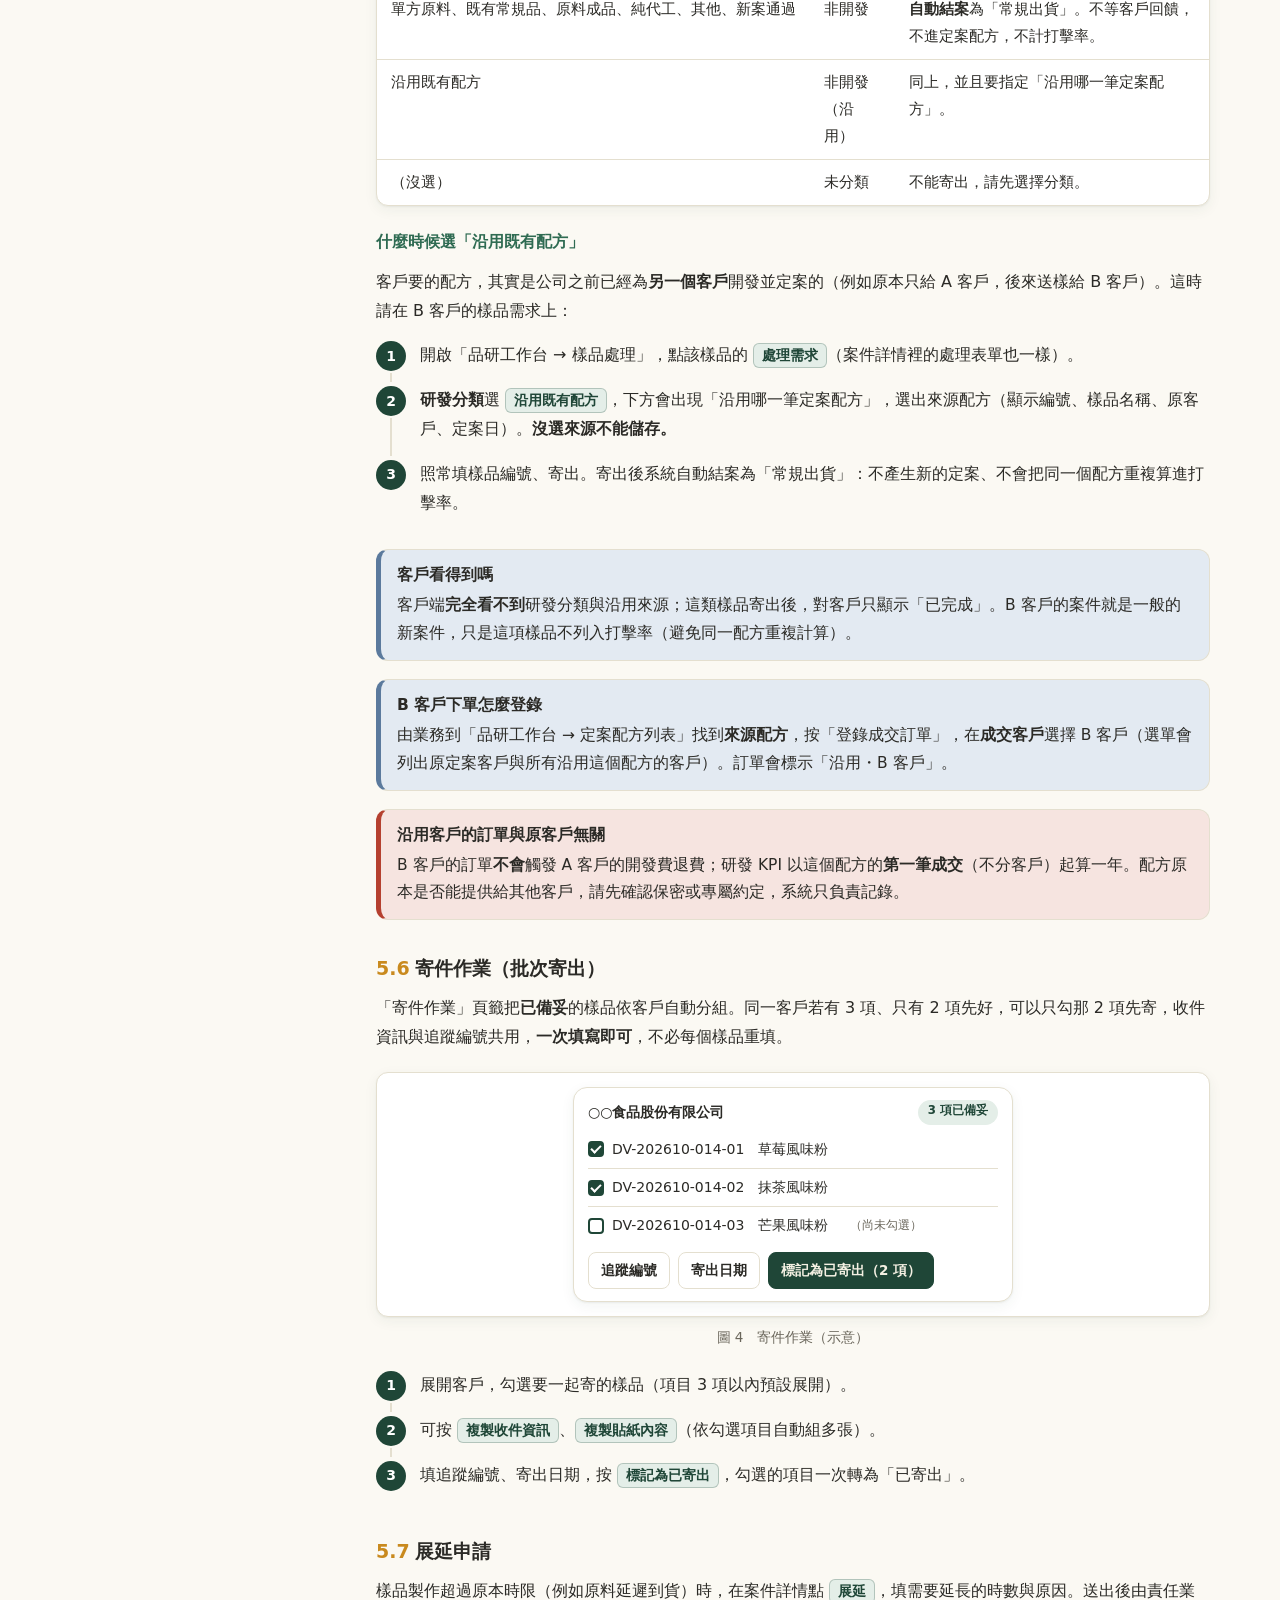
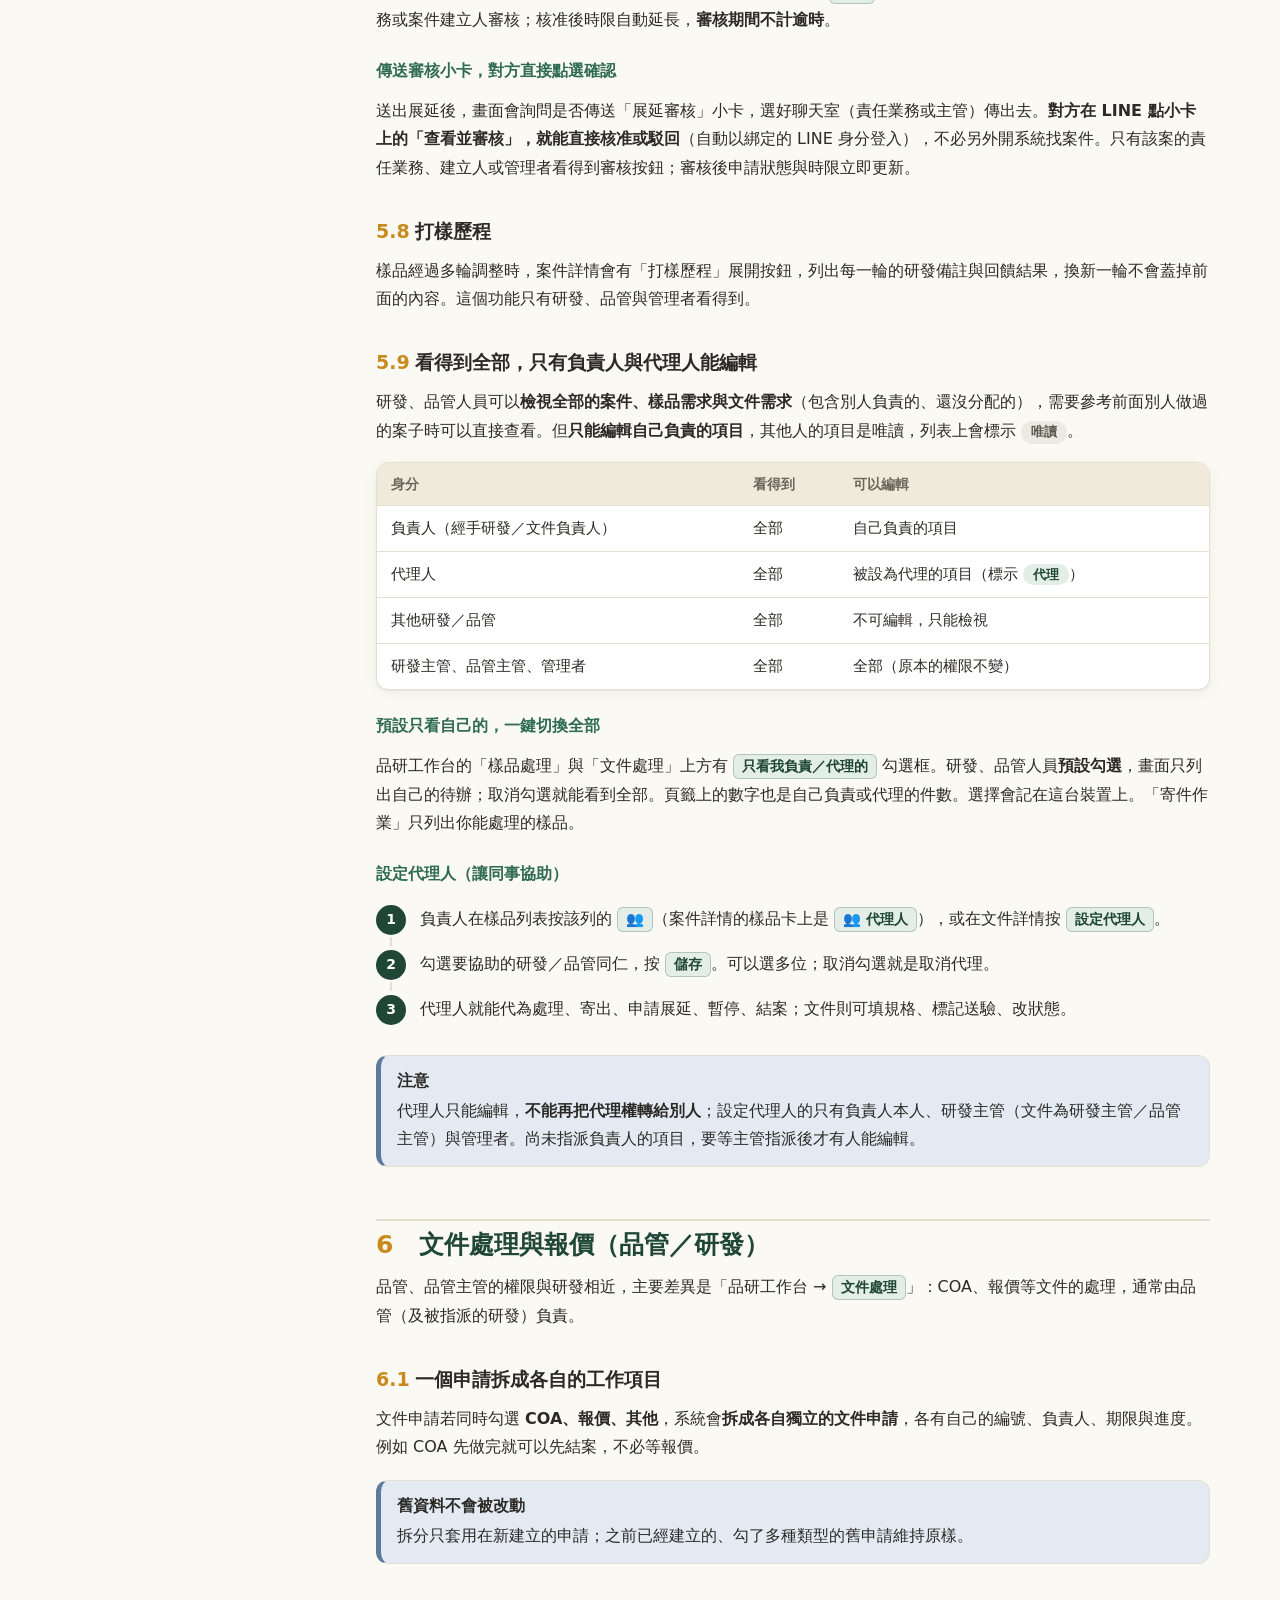
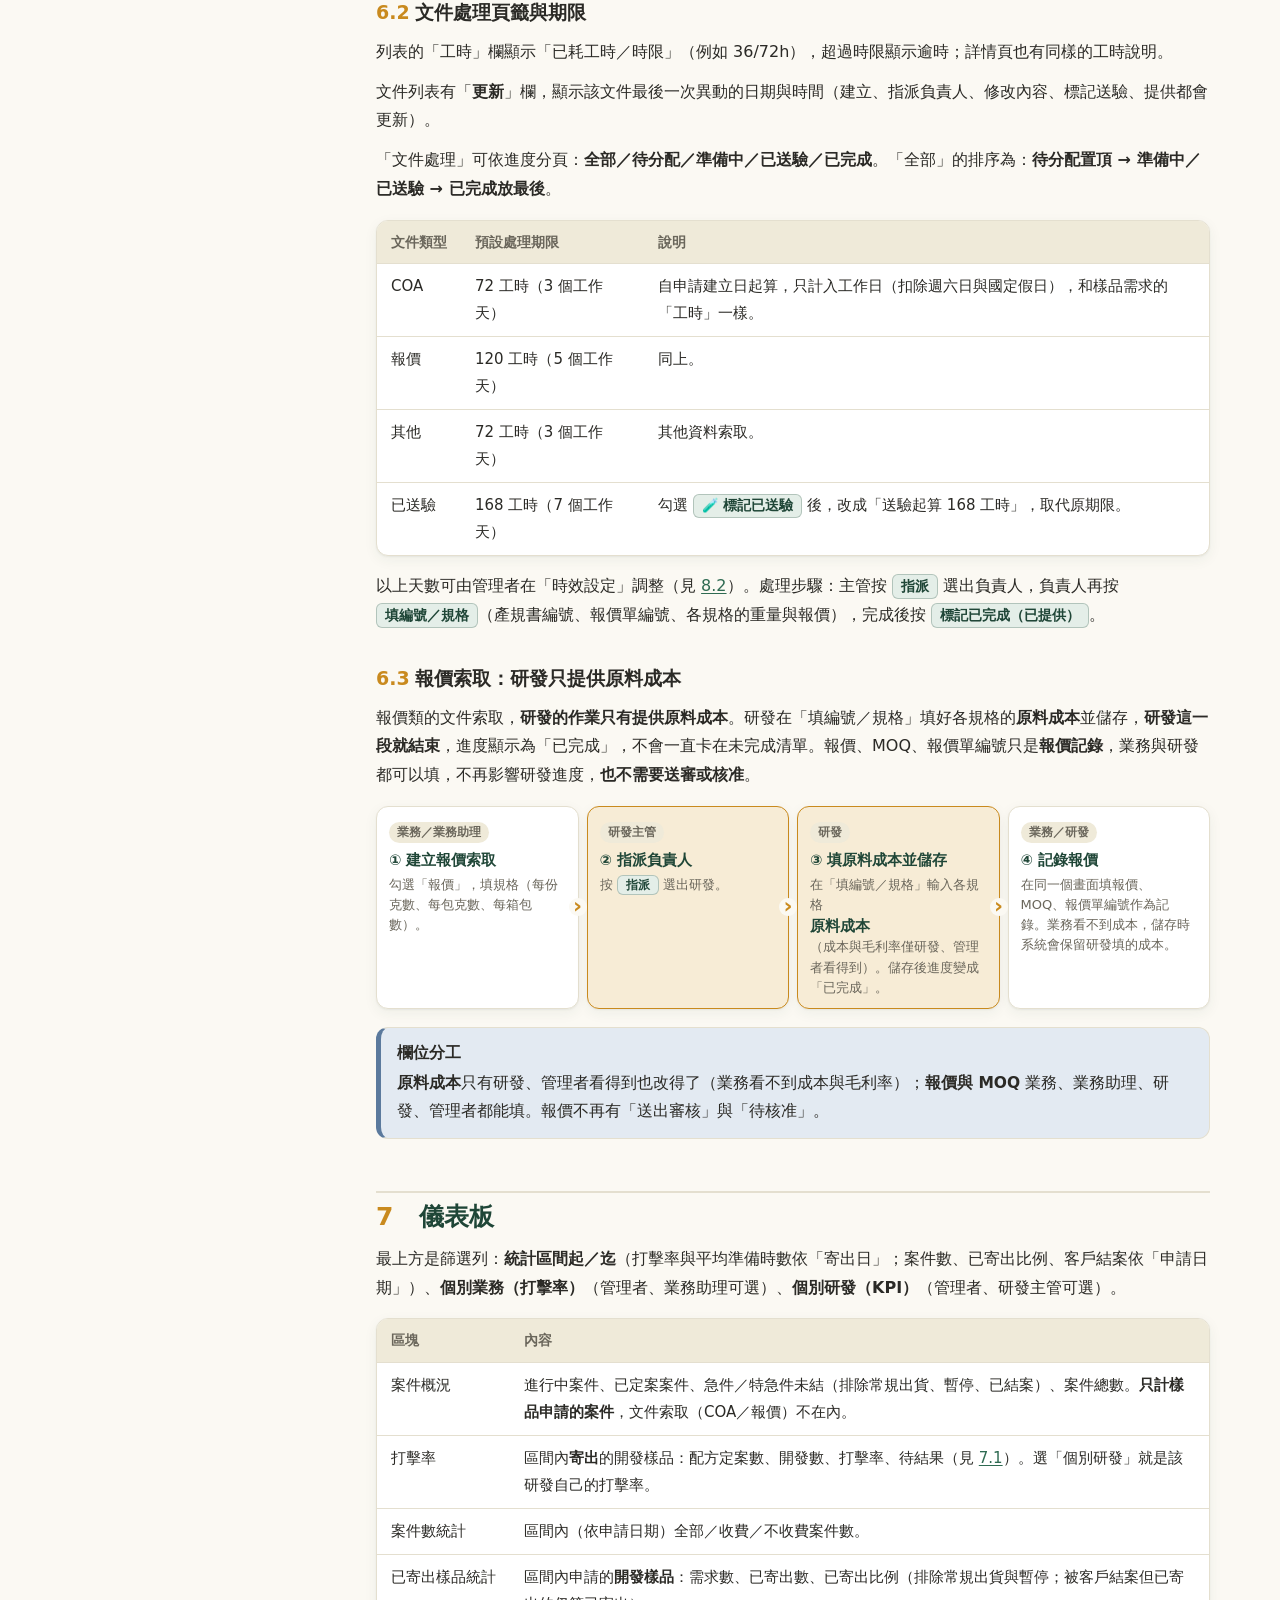
<file: sampletrack-manual/internal.html>
<!doctype html>
<html lang="zh-Hant">
<head>
<meta charset="utf-8">
<meta name="viewport" content="width=device-width,initial-scale=1">
<meta name="robots" content="noindex,nofollow">
<meta name="description" content="百鮮企業樣品開發追蹤系統｜內部操作手冊">
<meta name="theme-color" content="#1F4637">
<title>內部操作手冊｜百鮮企業</title>
<link rel="icon" type="image/png" href="assets/favicon.png">
<link rel="stylesheet" href="assets/style.css">
</head>
<body>
<header class="top">
  <a class="brand" href="index.html"><img src="assets/logo-192.png" alt="" width="30" height="30"><span>樣品開發追蹤系統　操作手冊</span></a>
  <span class="sp"></span>
  <a class="lnk on" href="internal.html">內部手冊</a><a class="lnk" href="customer.html">客戶端手冊</a>
  <button id="printBtn" class="hide-m" type="button" title="列印或另存 PDF">列印</button>
</header><div class="wrap">
<nav class="toc" aria-label="目錄"><p class="ttl">目　錄</p><ol><li class=""><a href="#intro">1　系統簡介與登入</a></li><li class="sub"><a href="#login">1.1　如何登入</a></li><li class="sub"><a href="#switch">1.2　多重身分切換</a></li><li class="sub"><a href="#outage">1.3　系統連不上資料庫時</a></li><li class=""><a href="#roles">2　角色與權限總覽</a></li><li class="sub"><a href="#menu">2.1　各角色看得到的選單</a></li><li class=""><a href="#lifecycle">3　案件與樣品的生命週期</a></li><li class="sub"><a href="#status">3.1　狀態說明</a></li><li class="sub"><a href="#stamp">3.2　每個階段的日期時間</a></li><li class=""><a href="#sales">4　業務／業務助理</a></li><li class="sub"><a href="#customers">4.1　客戶管理</a></li><li class="sub"><a href="#newcase">4.2　建立案件</a></li><li class="sub"><a href="#caselist">4.3　案件列表</a></li><li class="sub"><a href="#itemctl">4.4　單項樣品的暫停、結案與回饋</a></li><li class="sub"><a href="#void">4.5　刪除與作廢案件</a></li><li class="sub"><a href="#remind">4.6　提醒中心</a></li><li class="sub"><a href="#shipped">4.7　已寄出樣品查詢</a></li><li class=""><a href="#rd">5　研發／研發主管</a></li><li class="sub"><a href="#rdflow">5.1　作業流程一覽</a></li><li class="sub"><a href="#board">5.2　品研工作台總覽</a></li><li class="sub"><a href="#assign">5.3　待分配與指派</a></li><li class="sub"><a href="#process">5.4　處理樣品</a></li><li class="sub"><a href="#rdcat">5.5　研發分類與「沿用既有配方」</a></li><li class="sub"><a href="#dispatch">5.6　寄件作業（批次寄出）</a></li><li class="sub"><a href="#extend">5.7　展延申請</a></li><li class="sub"><a href="#history">5.8　打樣歷程</a></li><li class="sub"><a href="#delegate">5.9　看得到全部，只有負責人與代理人能編輯</a></li><li class=""><a href="#docs">6　文件處理與報價（品管／研發）</a></li><li class="sub"><a href="#docsplit">6.1　一個申請拆成各自的工作項目</a></li><li class="sub"><a href="#docview">6.2　文件處理頁籤與期限</a></li><li class="sub"><a href="#quote">6.3　報價索取：研發只提供原料成本</a></li><li class=""><a href="#dash">7　儀表板</a></li><li class="sub"><a href="#hit">7.1　打擊率怎麼算</a></li><li class="sub"><a href="#custdash">7.2　客戶看到的儀表板</a></li><li class=""><a href="#admin">8　管理者／最高管理員</a></li><li class="sub"><a href="#users">8.1　使用者管理與 LINE 綁定</a></li><li class="sub"><a href="#speed">8.2　時效設定</a></li><li class=""><a href="#faq">9　常見問題</a></li><li class=""><a href="#log">10　更新紀錄</a></li></ol></nav>
<main>
<section class="hero"><div class="eyebrow">LINCO 百鮮企業　樣品開發追蹤系統</div><h1>內部操作手冊</h1><p>給業務、業務助理、研發、品管與管理者：從建立案件、打樣寄送、回饋定案到報價送審的完整操作。</p><div class="meta"><span>適用：同仁</span><span>系統版本 v78</span><span>更新 2026-11-06</span></div></section>
<details class="toc-m"><summary>📑 目錄</summary><ol><li class=""><a href="#intro">1　系統簡介與登入</a></li><li class="sub"><a href="#login">1.1　如何登入</a></li><li class="sub"><a href="#switch">1.2　多重身分切換</a></li><li class="sub"><a href="#outage">1.3　系統連不上資料庫時</a></li><li class=""><a href="#roles">2　角色與權限總覽</a></li><li class="sub"><a href="#menu">2.1　各角色看得到的選單</a></li><li class=""><a href="#lifecycle">3　案件與樣品的生命週期</a></li><li class="sub"><a href="#status">3.1　狀態說明</a></li><li class="sub"><a href="#stamp">3.2　每個階段的日期時間</a></li><li class=""><a href="#sales">4　業務／業務助理</a></li><li class="sub"><a href="#customers">4.1　客戶管理</a></li><li class="sub"><a href="#newcase">4.2　建立案件</a></li><li class="sub"><a href="#caselist">4.3　案件列表</a></li><li class="sub"><a href="#itemctl">4.4　單項樣品的暫停、結案與回饋</a></li><li class="sub"><a href="#void">4.5　刪除與作廢案件</a></li><li class="sub"><a href="#remind">4.6　提醒中心</a></li><li class="sub"><a href="#shipped">4.7　已寄出樣品查詢</a></li><li class=""><a href="#rd">5　研發／研發主管</a></li><li class="sub"><a href="#rdflow">5.1　作業流程一覽</a></li><li class="sub"><a href="#board">5.2　品研工作台總覽</a></li><li class="sub"><a href="#assign">5.3　待分配與指派</a></li><li class="sub"><a href="#process">5.4　處理樣品</a></li><li class="sub"><a href="#rdcat">5.5　研發分類與「沿用既有配方」</a></li><li class="sub"><a href="#dispatch">5.6　寄件作業（批次寄出）</a></li><li class="sub"><a href="#extend">5.7　展延申請</a></li><li class="sub"><a href="#history">5.8　打樣歷程</a></li><li class="sub"><a href="#delegate">5.9　看得到全部，只有負責人與代理人能編輯</a></li><li class=""><a href="#docs">6　文件處理與報價（品管／研發）</a></li><li class="sub"><a href="#docsplit">6.1　一個申請拆成各自的工作項目</a></li><li class="sub"><a href="#docview">6.2　文件處理頁籤與期限</a></li><li class="sub"><a href="#quote">6.3　報價索取：研發只提供原料成本</a></li><li class=""><a href="#dash">7　儀表板</a></li><li class="sub"><a href="#hit">7.1　打擊率怎麼算</a></li><li class="sub"><a href="#custdash">7.2　客戶看到的儀表板</a></li><li class=""><a href="#admin">8　管理者／最高管理員</a></li><li class="sub"><a href="#users">8.1　使用者管理與 LINE 綁定</a></li><li class="sub"><a href="#speed">8.2　時效設定</a></li><li class=""><a href="#faq">9　常見問題</a></li><li class=""><a href="#log">10　更新紀錄</a></li></ol></details>
<div class="cards c2">
  <a class="card role" href="#sales"><h4>我是業務／業務助理</h4><p>建立案件、追蹤進度、傳回饋小卡、作廢案件</p></a>
  <a class="card role gold" href="#rd"><h4>我是研發／研發主管</h4><p>樣品處理、寄件作業、展延、暫停與恢復</p></a>
  <a class="card role slate" href="#docs"><h4>我是品管／品管主管</h4><p>文件處理（COA／報價）與送驗、報價原料成本</p></a>
  <a class="card role purple" href="#admin"><h4>我是管理者／最高管理員</h4><p>使用者、時效設定、身分切換</p></a>
</div>

<h2 id="intro"><span class="no">1</span>系統簡介與登入</h2>
<p class="lead">百鮮企業樣品開發追蹤系統，用來管理客戶的樣品開發需求、文件索取（COA／報價）與案件全流程進度。從提出需求、研發打樣、寄出到客戶回饋定案，業務、研發、品管與管理者都在同一個地方掌握進度。</p>

<h3 id="login"><span class="no">1.1</span>如何登入</h3>
<p>系統全面使用 LINE 登入，同仁不需要記帳號密碼。用手機或電腦瀏覽器開啟系統網址，畫面上只會看到「使用 LINE 登入」按鈕。</p>
<figure><div class="fig"><img src="assets/img/login.png" alt="登入畫面" width="420"></div><figcaption>圖 1　登入畫面（手機瀏覽器）</figcaption></figure>
<ul>
  <li><b>手機瀏覽器</b>：點下去會直接用目前的 LINE 帳號登入，已登入過會自動略過。</li>
  <li><b>電腦瀏覽器</b>：會顯示 QR Code，用手機 LINE 掃描即可。</li>
  <li><b>從 LINE App 內打開</b>（例如點同事分享的連結）：建議點右上角選單，選「用瀏覽器開啟」，改用 Safari／Chrome 較穩定。</li>
</ul>
<div class="callout"><span class="h">尚未綁定 LINE 的新同仁</span>無法直接用 LINE 登入，請管理者在「使用者管理」產生綁定連結（見 <a href="#users">8.1</a>）。系統管理者（Admin）帳號用登入頁最下方的「系統管理者登入」小連結，以工號密碼登入。</div>

<h3 id="switch"><span class="no">1.2</span>多重身分切換</h3>
<p>同一個帳號可以有多個角色（例如同時是業務與管理者）。有兩個以上身分時，側邊選單（手機版在頂部）會出現<b>身分切換</b>下拉選單：</p>
<ul>
  <li>切換後只以所選身分操作，其他身分的選單與功能暫時隱藏，頁面上方會出現橫幅提醒「目前僅以 ○○ 身分操作」。</li>
  <li>選回預設，就恢復顯示全部角色的權限。</li>
  <li><b>最高管理員</b>另外多一個「客戶（預覽）」選項，可以看到客戶實際看到的畫面（儀表板提醒、案件列表、回饋功能）。不會讓你逐一以某位客戶身分登入，只是方便檢查客戶端的呈現。</li>
</ul>

<h3 id="outage"><span class="no">1.3</span>系統連不上資料庫時</h3>
<p>系統的資料存放在 Google Sheet。若連線中斷，整個畫面會改成「<b>系統目前無法連接到資料庫</b>」並列出原因，期間<b>不會讀寫任何資料</b>，所以不會出現「看起來沒資料」或誤寫到暫存區的情況。</p>
<ol class="steps">
  <li>按畫面上的 <span class="ui">重新嘗試連線</span>，系統會立刻重試。</li>
  <li>若仍失敗，等幾分鐘再按一次；多數是 Google 端短暫連線異常。</li>
  <li>持續失敗請通知系統管理員，提供畫面上顯示的錯誤原因。</li>
</ol>
<p>畫面上也會註明：這不是帳號或資料被清除，案件、樣品與 LINE 綁定資料都還在，只是暫時讀取不到。恢復連線後會正常顯示，不需要重新綁定。</p>

<h2 id="roles"><span class="no">2</span>角色與權限總覽</h2>
<p>系統依工作內容分成多種角色，每個人看到的選單和資料範圍不同；一個帳號可同時具備多個角色。</p>
<div class="cards">
  <div class="card role"><h4>業務／業務助理</h4><ul><li>建立客戶、建立案件</li><li>客戶名單共用，但案件只看得到自己建立或自己負責的</li><li>傳送回饋小卡、代填回饋</li><li>審核研發的展延申請</li></ul></div>
  <div class="card role gold"><h4>研發／研發主管</h4><ul><li>品研工作台處理樣品、寄件作業</li><li>研發主管負責分配研發人員</li><li>研發備註、打樣歷程（僅內部可見）</li><li>申請工時展延、暫停／恢復單項需求</li><li>全部可檢視，只編輯自己負責或代理的（<a href="#delegate">5.9</a>）</li></ul></div>
  <div class="card role slate"><h4>品管／品管主管</h4><ul><li>文件處理：COA、報價等文件</li><li>標記已送驗</li><li>品管主管可指派文件負責人</li><li>與研發一樣看得到全部案件與文件，只編輯自己負責或代理的</li></ul></div>
  <div class="card role purple"><h4>管理者／最高管理員</h4><ul><li>使用者管理、時效設定</li><li>看得到全部資料，含研發備註</li><li>最高管理員可切換成客戶預覽</li></ul></div>
  <div class="card role gray"><h4>客戶（LINE 會員）</h4><ul><li>綁定 LINE 後查詢自己公司的案件</li><li>隨時對已寄出的樣品填寫回饋</li><li>儀表板有待回饋、待付款提醒</li><li>看不到研發備註與案件備註</li></ul></div>
</div>

<h3 id="menu"><span class="no">2.1</span>各角色看得到的選單</h3>
<div class="tw wide"><table>
<thead><tr><th>選單</th><th class="c">最高管理員／管理者</th><th class="c">業務助理／業務</th><th class="c">研發主管／研發</th><th class="c">品管主管／品管</th><th class="c">客戶</th></tr></thead>
<tbody>
<tr><td>儀表板</td><td class="y">✔</td><td class="y">✔</td><td class="y">✔</td><td class="y">✔</td><td class="y">✔</td></tr>
<tr><td>客戶管理</td><td class="y">✔</td><td class="y">✔</td><td class="n">—</td><td class="n">—</td><td class="n">—</td></tr>
<tr><td>案件</td><td class="y">✔</td><td class="y">✔</td><td class="y">✔</td><td class="y">✔</td><td class="y">✔</td></tr>
<tr><td>品研工作台</td><td class="y">✔</td><td class="y">✔</td><td class="y">✔</td><td class="y">✔</td><td class="n">—</td></tr>
<tr><td>提醒中心</td><td class="y">✔</td><td class="y">✔</td><td class="n">—</td><td class="n">—</td><td class="n">—</td></tr>
<tr><td>時效設定</td><td class="y">✔</td><td class="n">—</td><td class="n">—</td><td class="n">—</td><td class="n">—</td></tr>
<tr><td>使用者管理</td><td class="y">✔</td><td class="n">—</td><td class="n">—</td><td class="n">—</td><td class="n">—</td></tr>
</tbody></table></div>
<div class="callout info"><span class="h">研發備註、案件備註客戶完全看不到</span>這些是內部溝通用的欄位，客戶只會看到案件目前走到哪個階段。這是刻意的保密設計。</div>

<h2 id="lifecycle"><span class="no">3</span>案件與樣品的生命週期</h2>
<p>一個「案件」可以包含多項「樣品需求」，<b>每一項樣品需求各自走自己的流程</b>。例如同一個案件有 3 個口味，其中一個客戶不做了，只會暫停那一項，其餘兩項照常進行。</p>

<figure><div class="fig">
<svg class="diagram" viewBox="0 0 940 280" role="img" aria-label="樣品需求流程圖">
<defs><marker id="ah" viewBox="0 0 10 10" refX="9" refY="5" markerWidth="7" markerHeight="7" orient="auto-start-reverse"><path d="M0 0L10 5L0 10z" class="arr"/></marker></defs>
<!-- 第一列 -->
<rect class="n-st" x="10" y="20" width="140" height="62" rx="12"/><text class="t1" x="80" y="47" text-anchor="middle">建立案件</text><text class="t2" x="80" y="67" text-anchor="middle">待分配</text>
<rect class="n-go" x="205" y="20" width="140" height="62" rx="12"/><text class="t1" x="275" y="47" text-anchor="middle">打樣中</text><text class="t2" x="275" y="67" text-anchor="middle">主管分配研發</text>
<rect class="n-go" x="400" y="20" width="140" height="62" rx="12"/><text class="t1" x="470" y="47" text-anchor="middle">已備妥</text><text class="t2" x="470" y="67" text-anchor="middle">填樣品編號</text>
<rect class="n-st" x="595" y="20" width="140" height="62" rx="12"/><text class="t1" x="665" y="47" text-anchor="middle">已寄出</text><text class="t2" x="665" y="67" text-anchor="middle">寄件作業</text>
<rect class="n-go" x="790" y="20" width="140" height="62" rx="12"/><text class="t1" x="860" y="47" text-anchor="middle">待回饋</text><text class="t2" x="860" y="67" text-anchor="middle">第 3 天起傳小卡</text>
<path class="ln" d="M150 51H203" marker-end="url(#ah)"/><path class="ln" d="M345 51H398" marker-end="url(#ah)"/>
<path class="ln" d="M540 51H593" marker-end="url(#ah)"/><path class="ln" d="M735 51H788" marker-end="url(#ah)"/>
<!-- 匯流排 -->
<path class="ln" d="M860 82V140"/><path class="ln" d="M240 140H860"/>
<path class="ln" d="M240 140V178" marker-end="url(#ah)"/><path class="ln" d="M470 140V178" marker-end="url(#ah)"/>
<path class="ln" d="M665 140V178" marker-end="url(#ah)"/><path class="ln" d="M860 140V178" marker-end="url(#ah)"/>
<!-- 第二列：結果 -->
<rect class="n-bad" x="170" y="180" width="140" height="62" rx="12"/><text class="t1" x="240" y="207" text-anchor="middle">需調整</text><text class="t2" x="240" y="227" text-anchor="middle">客戶要改方向</text>
<rect class="n-gr" x="400" y="180" width="140" height="62" rx="12"/><text class="t1" x="470" y="207" text-anchor="middle">暫停（暫無需求）</text><text class="t2" x="470" y="227" text-anchor="middle">只暫停這一項</text>
<rect class="n-ok" x="595" y="180" width="140" height="62" rx="12"/><text class="t1 w" x="665" y="207" text-anchor="middle">配方定案</text><text class="t2 w" x="665" y="227" text-anchor="middle">列入打擊率／KPI</text>
<rect class="n-pu" x="790" y="180" width="140" height="62" rx="12"/><text class="t1" x="860" y="207" text-anchor="middle">常規出貨</text><text class="t2" x="860" y="227" text-anchor="middle">不列入打擊率</text>
<!-- 需調整回到打樣中 -->
<path class="ln dash" d="M290 180V84" marker-end="url(#ah)"/>
<text class="lbl" x="298" y="118">重新打樣（新一輪）</text>
<!-- 暫停可恢復 -->
<text class="lbl" x="470" y="262" text-anchor="middle">可隨時「恢復」，回到原本狀態</text>
</svg></div>
<div class="legend"><span><i style="background:var(--gold-lt);border-color:var(--gold)"></i>進行中／需有人處理</span><span><i style="background:var(--green-lt);border-color:var(--green)"></i>等待中</span><span><i style="background:var(--green);border-color:var(--green)"></i>完成</span><span><i style="background:var(--red-lt);border-color:var(--red)"></i>需重新處理</span><span><i style="background:var(--purple-lt);border-color:var(--purple)"></i>常規品</span><span><i style="background:var(--cream);border-color:#8a8574"></i>暫停</span></div>
<figcaption>圖 2　樣品需求流程（每一項樣品各自獨立）</figcaption></figure>

<h3 id="status"><span class="no">3.1</span>狀態說明</h3>
<div class="tw"><table>
<thead><tr><th>狀態</th><th>說明</th></tr></thead>
<tbody>
<tr><td><span class="bdg b-gray">待分配</span></td><td>案件剛建立，研發主管還沒指派研發人員。上班時間 4 小時內應完成分配，超過會出現「⚠ 逾期未分配」警示。</td></tr>
<tr><td><span class="bdg b-amber">打樣中</span></td><td>已指派研發人員，正在實際製作樣品，時限開始計算。</td></tr>
<tr><td><span class="bdg b-green">已備妥</span></td><td>樣品做好、填了樣品編號，等待寄出。這一步完成後，接手的是<b>寄件作業</b>（可依客戶合併寄出）。</td></tr>
<tr><td><span class="bdg b-ink">已寄出</span></td><td>樣品已寄給客戶，等待試用後回饋。</td></tr>
<tr><td><span class="bdg b-amber">待回饋</span></td><td>業務已傳回饋小卡（或客戶自己從案件記錄進入），等客戶填寫。</td></tr>
<tr><td><span class="bdg b-red">需調整</span></td><td>客戶要求調整，研發重新打樣，開啟新一輪、時限重新起算（速別顯示為「第 N 次調整」）。</td></tr>
<tr><td><span class="bdg b-ok">配方定案</span></td><td>客戶確認採用這個配方；列入打擊率、研發 KPI 與開發費退費追蹤。</td></tr>
<tr><td><span class="bdg b-purple">常規出貨</span></td><td>（客戶端顯示為「已完成」）非開發樣品（研發分類不是新品開發／設計變更）。研發寄出後<b>自動結案</b>為此狀態，不用等客戶回饋；不進定案配方，也不列入打擊率與 KPI。</td></tr>
<tr><td><span class="bdg b-ink">已結案</span></td><td>這一項樣品需求被結案（客戶不要這項了）。同案件其他樣品照常進行；資料保留、可重新開啟，不再出現在研發工作清單。</td></tr>
<tr><td><span class="bdg b-gray">暫停</span></td><td>這一項需求被暫停（客戶暫無需求、或人工暫停）。<b>暫停的項目一律只顯示「暫停」</b>，不會再顯示「打樣中」等進行中狀態，也不計逾時；可以恢復。</td></tr>
</tbody></table></div>

<h4>案件本身的狀態</h4>
<p><span class="bdg b-amber">進行中</span>　還有樣品需求未完結。　<span class="bdg b-ok">已定案</span>　所有需求都結束（定案、常規出貨，或部分被結案）時自動轉換。　<span class="bdg b-gray">案件暫停</span>　整個案件暫停。　<span class="bdg b-ink">已結案</span>　案件裡每一項樣品都被結案（客戶全部不要了）時<b>自動</b>轉換，不能手動設定（見 <a href="#itemctl">4.4</a>）。　<span class="bdg b-red">已作廢</span>　案件被作廢，資料保留（見 <a href="#void">4.5</a>）。</p>

<h3 id="stamp"><span class="no">3.2</span>每個階段的日期時間</h3>
<p>案件詳情裡每一項樣品上方有一條進度條。<b>滑鼠移到某個階段上（電腦）或點一下該階段（手機）</b>，就會跳出該階段發生的日期與時間。在手機點一下會釘住顯示，再點一次關閉。</p>
<figure><div class="fig"><div class="mock" style="max-width:420px"><div class="mb">
<div class="pipe" style="padding-top:26px">
 <div class="s d"><div class="dot"></div>待分配</div>
 <div class="s d"><div class="dot"></div>打樣中</div>
 <div class="s d" style="position:relative"><span class="tip">2026-10-08 14:32</span><div class="dot"></div>已備妥</div>
 <div class="s c"><div class="dot"></div>已寄出</div>
 <div class="s"><div class="dot"></div>待回饋</div>
 <div class="s"><div class="dot"></div>定案</div>
</div></div></div></div><figcaption>圖 3　進度條與階段時間提示（示意）</figcaption></figure>

<h2 id="sales"><span class="no">4</span>業務／業務助理</h2>

<h3 id="customers"><span class="no">4.1</span>客戶管理</h3>
<p>側邊選單「客戶管理」可新增、編輯、刪除客戶。客戶名單由所有業務共用，任何業務都能選用來建案；但<b>案件本身只有自己建立或自己負責的才看得到</b>（見 <a href="#caselist">4.3</a>）。</p>
<ul>
  <li>新增時系統會檢查客戶名稱是否重複（自動忽略前後空白），重複會擋下並告訴你已有的客戶編號。</li>
  <li>客戶編號建議對應 NetSuite 編號；不知道可以留白，系統先給暫用編號（<code>TMP-</code> 開頭），之後再補。</li>
  <li>刪除：只有「底下完全沒有案件」的客戶才能刪，且只能刪自己建立的（管理者不受此限）。</li>
  <li>客戶列表會顯示「<span class="bdg b-ok">● 正式會員</span>／<span class="bdg b-gray">未註冊</span>」。客戶不需要另外申請：<b>第一次點開你傳的回饋小卡時，會自動引導他註冊並綁定 LINE</b>（見 <a href="customer.html">客戶端手冊</a>）。</li>
</ul>

<h3 id="newcase"><span class="no">4.2</span>建立案件</h3>
<p>「案件」頁面右上角按 <span class="ui">＋ 新增</span>，面板會從右側滑出，不必離開列表。可切換<b>樣品申請</b>與<b>文件申請</b>。</p>
<h4>樣品申請</h4>
<ol class="steps">
  <li>選擇客戶（可輸入編號、名稱、聯絡人或電話搜尋，也能在下拉選單裡快速新增客戶）。</li>
  <li>填案件速別（特急件／急件／普通件）、重要性、收費方式。</li>
  <li>選「不收費」要填原因（例如策略合作、內部測試），沒填送不出去。</li>
  <li>選寄送方式（整個案件統一一種）。</li>
  <li>逐項填樣品需求：<b>樣品名稱</b>（必填）、說明、重量、份量、寄送地址（留空用客戶預設地址）。按 <span class="ui">＋ 加入需求項</span> 可一次送出多筆。</li>
  <li>確認開發費試算後送出。收費案件送出後，系統會問是否立即傳送「報價單開立申請」小卡給業務助理。</li>
</ol>
<div class="callout tip"><span class="h">開發費怎麼算</span>1～3 項每項 NT$1,500（未稅）；超過 3 項，全部每項 NT$2,000（未稅）；營業稅 5%。選「不收費」則全案為 0。</div>
<div class="callout"><span class="h">速別、重要性、收費方式建立後不能改</span>要調整請作廢後重建。送出按鈕按下後會立刻變成「送出中…」並鎖住，避免連點造成重複建案。</div>

<h4>文件申請（COA／報價／其他）</h4>
<p>可以附加在已存在的樣品需求上（例如定案後要出 COA），也可以「獨立索取」（不綁特定樣品，例如客戶只想要一份報價單）。勾選文件類型、填需求說明後送出。<b>同時勾選多種類型，系統會自動拆成各自獨立的工作項目</b>（見 <a href="#docs">6</a>），送出後會提示拆成幾筆。</p>

<h3 id="caselist"><span class="no">4.3</span>案件列表</h3>
<p>「案件」頁面有四個頁籤：<b>全部、樣品申請、文件申請、已寄出樣品</b>。</p>
<ul>
  <li>業務／業務助理只看得到自己建立、或自己是責任業務的案件。</li>
  <li>點欄位標題可排序（第一次由大到小，再點反過來）；搜尋欄可用案件編號、客戶、責任業務、經手研發、建立者查找。</li>
  <li><b>已定案的案件會自動沉到列表後面</b>，已作廢的更後面，進行中的案件永遠在前面。</li>
  <li>每列最左邊的星號可「釘選」置頂，這是個人設定，不影響同事。</li>
  <li><b>已作廢案件預設隱藏</b>，勾選列表上的「顯示已作廢案件」就會出現（見 <a href="#void">4.5</a>）。</li>
  <li>列表下方可選每頁 10／20／50 筆。手機版的欄位會自動收合，案件／樣品名稱、地址、備註過長時會自動換行。</li>
</ul>

<h3 id="itemctl"><span class="no">4.4</span>單項樣品的暫停、結案與回饋</h3>
<p>案件裡每一項樣品都能單獨處理，<b>不會影響同案件的其他樣品</b>。</p>
<div class="tw"><table>
<thead><tr><th>情境</th><th>怎麼做</th><th>對打擊率的影響</th></tr></thead>
<tbody>
<tr><td>客戶只取消其中一項（暫無需求）</td><td>在該項點「回饋」或「提醒中心 → 回饋提醒」填寫，選 <span class="ui">暫無需求</span>，<b>必須填取消／暫停原因</b>。</td><td>若這項還沒開始處理（仍為待分配）→ <b>不列入</b>；若已經有人處理過 → 仍算一次沒打中。</td></tr>
<tr><td>暫時停一下，之後可能繼續</td><td>在案件詳情的該項點 <span class="ui">暫停此項</span>；要繼續時點 <span class="ui">恢復此項</span>。暫停期間不計逾時。</td><td>依該項是否已開始處理，規則同上。</td></tr>
<tr><td>客戶<b>不要這項了</b>（不會再繼續）</td><td>在案件詳情該項點 <span class="ui">結案</span>（或在代填回饋選 <span class="ui">⛔ 結案（客戶不要了）</span>），<b>必須填結案原因</b>。之後想繼續可按 <span class="ui">重新開啟</span>。</td><td>若這項還沒開始處理（待分配）→ <b>不列入</b>；已經處理過 → 仍算一次沒打中。</td></tr>
<tr><td>客戶要的是常規品／單方原料</td><td>由<b>研發</b>在處理需求時把「研發分類」選成非開發分類（見 <a href="#rdcat">5.5</a>），寄出後系統自動結案為常規出貨；業務也仍可代填 <span class="ui">📦 常規品／原料出貨</span>。</td><td>不列入打擊率。</td></tr>
</tbody></table></div>
<p>已暫停的項目，在列表與研發工作台只顯示「<span class="bdg b-gray">暫停</span>」，且會排在最後面。</p>
<div class="callout info"><span class="h">暫停和結案差在哪？</span><b>暫停</b>＝暫時停一下、之後可能繼續，項目仍留在品研工作台的「暫停」頁籤；<b>結案</b>＝客戶不要這項了，會從研發的工作清單、寄件作業與回饋提醒中完全移除（案件詳情仍看得到、可重新開啟）。</div>
<h4>結案後會發生什麼</h4>
<ul>
  <li>只影響這一項；同案件其他樣品完全不受影響。</li>
  <li>客戶端：這項顯示「已結案」，不再有「填寫回饋」按鈕。</li>
  <li>案件狀態自動判斷：<b>所有樣品都被結案</b> → 案件轉為 <span class="bdg b-ink">已結案</span>；樣品都結束但有定案或常規出貨 → <span class="bdg b-ok">已定案</span>；還有樣品在進行 → 維持進行中。重新開啟任何一項，案件就回到進行中。</li>
  <li>誰可以結案／重新開啟：業務、業務助理（本人案件）、研發、研發主管、管理者、最高管理員。已定案或常規出貨的樣品不需要結案。</li>
</ul>

<h3 id="void"><span class="no">4.5</span>刪除與作廢案件</h3>
<div class="callout info"><span class="h">客戶不要了，是結案還是作廢？</span>客戶不要某一項樣品（或每一項都不要了）→ 用<a href="#itemctl">單項結案</a>。作廢是整個案件「不該存在」（例如建錯、重複建立），預設會隱藏。</div>

<p>案件詳情右上角的按鈕會依狀態自動變化：</p>
<div class="tw"><table>
<thead><tr><th>案件狀況</th><th>按鈕</th><th>結果</th></tr></thead>
<tbody>
<tr><td>所有樣品都還在「待分配」（研發完全沒開始）</td><td><span class="ui warn">刪除</span></td><td>直接刪除，不留紀錄。</td></tr>
<tr><td>已有任何一項被處理過</td><td><span class="ui warn">作廢</span></td><td>必須填寫<b>作廢原因</b>，案件標記為「已作廢」，資料保留可查，不會真的消失。</td></tr>
</tbody></table></div>
<ul>
  <li>可刪除／作廢的人：案件建立者與最高管理員。<b>有處理進度的案件，任何人（含最高管理員）都不能直接永久刪除</b>，只能作廢。</li>
  <li>作廢後案件預設從列表隱藏；勾選「顯示已作廢案件」可以重新看到，詳情頁會顯示作廢原因。</li>
  <li>已開始處理過的樣品，作廢後仍會計入打擊率（算一次沒打中）；尚在待分配的項目則不計。</li>
  <li>如果客戶只是不要其中一項，請用 <a href="#itemctl">4.4 的單項結案</a>，不要整案作廢。</li>
</ul>

<h3 id="remind"><span class="no">4.6</span>提醒中心</h3>
<p>選單上的數字就是你有幾件事待處理。頁籤如下：</p>
<div class="tw fc"><table>
<thead><tr><th>頁籤</th><th>說明</th></tr></thead>
<tbody>
<tr><td>回饋提醒</td><td>樣品寄出後<b>第 3 天起</b>（送達當天算第 1 天），可傳送「回饋確認小卡」給客戶；也可在這裡代填回饋（例如客戶電話口頭回覆）。</td></tr>
<tr><td>開發費退費提醒</td><td>配方定案後，客戶超過約定期限沒下正式訂單，提醒退還開發費。</td></tr>
<tr><td>績效指標提醒</td><td>配方定案後一年內的訂單可列入研發 KPI；接近到期提醒把握時間追單。</td></tr>
<tr><td>展延審核</td><td>研發申請的工時展延，由責任業務或案件建立人核准／駁回。</td></tr>
</tbody></table></div>

<h4>傳送回饋小卡</h4>
<ul>
  <li>在 LINE App 內開啟系統：會跳出好友選擇器，選客戶的聊天室，小卡以<b>你個人的 LINE</b> 送出。</li>
  <li>在電腦瀏覽器：按「複製回饋連結」，貼進與客戶的 LINE 對話，效果相同。</li>
  <li>兩種方式都會寫入通知記錄，並把樣品轉為「待回饋」。</li>
</ul>
<div class="callout"><span class="h">代填回饋的選項</span>
  <span class="ui">✅ 配方定案</span>　<span class="ui">📝 需調整</span>（要填調整內容）　<span class="ui">📦 常規品／原料出貨</span>　<span class="ui">暫無需求</span>（要填原因）。<br>
  客戶要的是廠內常規品或原料時，請選「常規品／原料出貨」，不要選「配方定案」，否則會誤列入 KPI。（研發若已把分類選成非開發，樣品寄出後會自動結案，不需要代填。）</div>
<div class="callout info"><span class="h">客戶也能自己填</span>客戶不需要等小卡：綁定 LINE 後可隨時從「我的案件記錄」或網頁儀表板，對已寄出的樣品自行填寫回饋（只有「配方定案」與「需調整」兩個選項）。詳見<a href="customer.html">客戶端手冊</a>。</div>

<h3 id="shipped"><span class="no">4.7</span>已寄出樣品查詢</h3>
<p>「案件」頁面的「已寄出樣品」頁籤，列出你名下所有已寄出、正在等客戶回饋的樣品，不必逐案點開。</p>

<h2 id="rd"><span class="no">5</span>研發／研發主管</h2>

<h3 id="rdflow"><span class="no">5.1</span>作業流程一覽</h3>
<div class="flow">
  <div class="f"><span class="who">研發主管</span><b>① 分配</b><span>在「樣品處理」按「指派」選研發人員；4 小時（工作時間）內完成。</span></div>
  <div class="f x"><span class="who">研發</span><b>② 打樣中</b><span>實際製作樣品；超時需要時申請展延。</span></div>
  <div class="f x"><span class="who">研發</span><b>③ 已備妥</b><span>在處理表單填樣品編號與日期，系統自動轉「已備妥」。</span></div>
  <div class="f"><span class="who">研發／寄件</span><b>④ 寄件作業</b><span>勾選同一客戶已備妥的樣品，一次填追蹤編號寄出。</span></div>
  <div class="f"><span class="who">業務</span><b>⑤ 等客戶回饋</b><span>第 3 天起傳小卡；客戶回饋後進入定案或新一輪。</span></div>
</div>
<p><b>「打樣中」與「已備妥」的差別：</b>打樣中＝還在做；已備妥＝樣品做好、已有樣品編號，只差寄出。已備妥的樣品會出現在「寄件作業」頁籤，統一處理寄送。</p>

<h3 id="board"><span class="no">5.2</span>品研工作台總覽</h3>
<p>側邊選單「品研工作台」是研發、品管的主要畫面，上方頁籤：</p>
<div class="tw fc"><table>
<thead><tr><th>頁籤</th><th>用途</th></tr></thead>
<tbody>
<tr><td><span class="ui">樣品處理</span></td><td>所有還需要研發動作的樣品需求。子頁籤：<b>全部／待分配／打樣中／已備妥／需調整／暫停</b>。</td></tr>
<tr><td><span class="ui">寄件作業</span></td><td>已備妥、等待寄出的樣品，依客戶分組，可批次寄出。</td></tr>
<tr><td><span class="ui">文件處理</span></td><td>COA、報價等文件的處理（見 <a href="#docs">6</a>）。</td></tr>
<tr><td><span class="ui">定案配方列表</span></td><td>已配方定案的配方清單。頁籤顯示總筆數，可選每頁 10／20／50 筆。</td></tr>
<tr><td><span class="ui">已寄出樣品</span></td><td>已寄出、等客戶回饋的樣品，頁籤顯示筆數，可選每頁 10／20／50 筆。已寄出的不會出現在「樣品處理」，要看請切到這裡。</td></tr>
</tbody></table></div>
<ul>
  <li>列表<b>每一列是一項樣品需求</b>，不是整個案件。點「打樣中」或「已備妥」的那一列，會<b>直接開啟該樣品的處理畫面</b>，不用先進整個案件；其他狀態才會開啟案件詳情。</li>
  <li>「全部」頁籤的排序：進行中的在前，<b>配方定案往後移，常規出貨（紫色）再後面，暫停放最後</b>。</li>
  <li><b>暫停的樣品只出現在「暫停」頁籤</b>，不會重複出現在「打樣中」等頁籤。</li>
  <li>點欄位標題排序、搜尋欄查找、星號釘選，用法與案件列表相同。</li>
</ul>

<h3 id="assign"><span class="no">5.3</span>待分配與指派</h3>
<p>新案件建立後，樣品名稱旁會有紅色 <span class="bdg b-red">NEW</span>。研發主管需在<b>上班時間</b>（週一至週五 08:00–12:00、13:00–17:00，扣除國定假日）4 小時內完成指派，逾時轉為「⚠ 逾期未分配」。點 <span class="ui">指派</span> 選研發人員，狀態自動轉為「打樣中」並開始計時。</p>
<p>一般研發人員<b>也看得到待分配與其他人負責的項目</b>（方便參考），但只有被指派的負責人、代理人或主管能編輯，詳見 <a href="#delegate">5.9</a>。</p>

<h3 id="process"><span class="no">5.4</span>處理樣品</h3>
<p>開啟處理表單後，最上方會集中這次需要的資訊：</p>
<ul>
  <li><b>寄送資訊</b>：直接顯示收件人、電話、地址，旁邊有 <span class="ui">複製收件資訊</span>。</li>
  <li><b>樣品貼紙內容</b>：自動組好「客戶／樣品／數量／給樣日期／有效期限（自動抓一年後）／公司名稱／電話」，可直接編輯，再按 <span class="ui">複製貼紙內容</span> 貼到貼紙軟體。</li>
  <li>填<b>樣品編號與日期</b>（自動產生樣品編號、轉「已備妥」）。</li>
  <li><b>研發備註</b>：僅研發相關角色與管理者看得到，業務、客戶看不到。</li>
</ul>
<div class="callout tip"><span class="h">動手前先看清楚</span>想看完整的樣品說明、案件備註、同案件其他項目，請進案件詳情；處理表單則用來快速填寫。</div>

<h3 id="rdcat"><span class="no">5.5</span>研發分類與「沿用既有配方」</h3>
<p>在「處理需求」表單的<b>研發分類</b>由研發決定樣品是不是「開發配方」。這個選擇會直接影響定案配方列表與打擊率，<b>寄出前一定要選好</b>：沒選分類的樣品系統不允許寄出（寄件作業裡會顯示紅色「未分類」且不能勾選）。分類只由研發設定，業務不需要操作。</p>
<div class="tw fc"><table>
<thead><tr><th>分類</th><th>性質</th><th>寄出後會怎樣</th></tr></thead>
<tbody>
<tr><td>新品開發、設計變更</td><td>開發配方</td><td>等客戶回饋；客戶確認定案 → 進「定案配方列表」，計入打擊率、研發 KPI、開發費退費追蹤。</td></tr>
<tr><td>單方原料、既有常規品、原料成品、純代工、其他、新案通過</td><td>非開發</td><td><b>自動結案</b>為「常規出貨」。不等客戶回饋，不進定案配方，不計打擊率。</td></tr>
<tr><td>沿用既有配方</td><td>非開發（沿用）</td><td>同上，並且要指定「沿用哪一筆定案配方」。</td></tr>
<tr><td>（沒選）</td><td>未分類</td><td>不能寄出，請先選擇分類。</td></tr>
</tbody></table></div>
<h4>什麼時候選「沿用既有配方」</h4>
<p>客戶要的配方，其實是公司之前已經為<b>另一個客戶</b>開發並定案的（例如原本只給 A 客戶，後來送樣給 B 客戶）。這時請在 B 客戶的樣品需求上：</p>
<ol class="steps">
  <li>開啟「品研工作台 → 樣品處理」，點該樣品的 <span class="ui">處理需求</span>（案件詳情裡的處理表單也一樣）。</li>
  <li><b>研發分類</b>選 <span class="ui">沿用既有配方</span>，下方會出現「沿用哪一筆定案配方」，選出來源配方（顯示編號、樣品名稱、原客戶、定案日）。<b>沒選來源不能儲存。</b></li>
  <li>照常填樣品編號、寄出。寄出後系統自動結案為「常規出貨」：不產生新的定案、不會把同一個配方重複算進打擊率。</li>
</ol>
<div class="callout info"><span class="h">客戶看得到嗎</span>客戶端<b>完全看不到</b>研發分類與沿用來源；這類樣品寄出後，對客戶只顯示「已完成」。B 客戶的案件就是一般的新案件，只是這項樣品不列入打擊率（避免同一配方重複計算）。</div>
<div class="callout info"><span class="h">B 客戶下單怎麼登錄</span>由業務到「品研工作台 → 定案配方列表」找到<b>來源配方</b>，按「登錄成交訂單」，在<b>成交客戶</b>選擇 B 客戶（選單會列出原定案客戶與所有沿用這個配方的客戶）。訂單會標示「沿用・B 客戶」。</div>
<div class="callout warn"><span class="h">沿用客戶的訂單與原客戶無關</span>B 客戶的訂單<b>不會</b>觸發 A 客戶的開發費退費；研發 KPI 以這個配方的<b>第一筆成交</b>（不分客戶）起算一年。配方原本是否能提供給其他客戶，請先確認保密或專屬約定，系統只負責記錄。</div>

<h3 id="dispatch"><span class="no">5.6</span>寄件作業（批次寄出）</h3>
<p>「寄件作業」頁籤把<b>已備妥</b>的樣品依客戶自動分組。同一客戶若有 3 項、只有 2 項先好，可以只勾那 2 項先寄，收件資訊與追蹤編號共用，<b>一次填寫即可</b>，不必每個樣品重填。</p>
<figure><div class="fig"><div class="mock" style="max-width:440px"><div class="mb">
  <div style="display:flex;justify-content:space-between;font-weight:900"><span>○○食品股份有限公司</span><span class="bdg b-green">3 項已備妥</span></div>
  <div style="margin-top:6px">
   <div class="chk"><i class="on"></i>DV-202610-014-01　草莓風味粉</div>
   <div class="chk"><i class="on"></i>DV-202610-014-02　抹茶風味粉</div>
   <div class="chk"><i></i>DV-202610-014-03　芒果風味粉　<small style="color:var(--ink2)">（尚未勾選）</small></div>
  </div>
  <div class="btnrow" style="margin-top:8px"><span class="btn">追蹤編號</span><span class="btn">寄出日期</span><span class="btn p">標記為已寄出（2 項）</span></div>
</div></div></div><figcaption>圖 4　寄件作業（示意）</figcaption></figure>
<ol class="steps">
  <li>展開客戶，勾選要一起寄的樣品（項目 3 項以內預設展開）。</li>
  <li>可按 <span class="ui">複製收件資訊</span>、<span class="ui">複製貼紙內容</span>（依勾選項目自動組多張）。</li>
  <li>填追蹤編號、寄出日期，按 <span class="ui">標記為已寄出</span>，勾選的項目一次轉為「已寄出」。</li>
</ol>

<h3 id="extend"><span class="no">5.7</span>展延申請</h3>
<p>樣品製作超過原本時限（例如原料延遲到貨）時，在案件詳情點 <span class="ui">展延</span>，填需要延長的時數與原因。送出後由責任業務或案件建立人審核；核准後時限自動延長，<b>審核期間不計逾時</b>。</p>
<h4>傳送審核小卡，對方直接點選確認</h4>
<p>送出展延後，畫面會詢問是否傳送「展延審核」小卡，選好聊天室（責任業務或主管）傳出去。<b>對方在 LINE 點小卡上的「查看並審核」，就能直接核准或駁回</b>（自動以綁定的 LINE 身分登入），不必另外開系統找案件。只有該案的責任業務、建立人或管理者看得到審核按鈕；審核後申請狀態與時限立即更新。</p>

<h3 id="history"><span class="no">5.8</span>打樣歷程</h3>
<p>樣品經過多輪調整時，案件詳情會有「打樣歷程」展開按鈕，列出每一輪的研發備註與回饋結果，換新一輪不會蓋掉前面的內容。這個功能只有研發、品管與管理者看得到。</p>

<h3 id="delegate"><span class="no">5.9</span>看得到全部，只有負責人與代理人能編輯</h3>
<p>研發、品管人員可以<b>檢視全部的案件、樣品需求與文件需求</b>（包含別人負責的、還沒分配的），需要參考前面別人做過的案子時可以直接查看。但<b>只能編輯自己負責的項目</b>，其他人的項目是唯讀，列表上會標示 <span class="bdg b-gray">唯讀</span>。</p>
<div class="tw"><table>
<thead><tr><th>身分</th><th>看得到</th><th>可以編輯</th></tr></thead>
<tbody>
<tr><td>負責人（經手研發／文件負責人）</td><td>全部</td><td>自己負責的項目</td></tr>
<tr><td>代理人</td><td>全部</td><td>被設為代理的項目（標示 <span class="bdg b-green">代理</span>）</td></tr>
<tr><td>其他研發／品管</td><td>全部</td><td>不可編輯，只能檢視</td></tr>
<tr><td>研發主管、品管主管、管理者</td><td>全部</td><td>全部（原本的權限不變）</td></tr>
</tbody></table></div>
<h4>預設只看自己的，一鍵切換全部</h4>
<p>品研工作台的「樣品處理」與「文件處理」上方有 <span class="ui">只看我負責／代理的</span> 勾選框。研發、品管人員<b>預設勾選</b>，畫面只列出自己的待辦；取消勾選就能看到全部。頁籤上的數字也是自己負責或代理的件數。選擇會記在這台裝置上。「寄件作業」只列出你能處理的樣品。</p>
<h4>設定代理人（讓同事協助）</h4>
<ol class="steps">
  <li>負責人在樣品列表按該列的 <span class="ui">👥</span>（案件詳情的樣品卡上是 <span class="ui">👥 代理人</span>），或在文件詳情按 <span class="ui">設定代理人</span>。</li>
  <li>勾選要協助的研發／品管同仁，按 <span class="ui">儲存</span>。可以選多位；取消勾選就是取消代理。</li>
  <li>代理人就能代為處理、寄出、申請展延、暫停、結案；文件則可填規格、標記送驗、改狀態。</li>
</ol>
<div class="callout info"><span class="h">注意</span>代理人只能編輯，<b>不能再把代理權轉給別人</b>；設定代理人的只有負責人本人、研發主管（文件為研發主管／品管主管）與管理者。尚未指派負責人的項目，要等主管指派後才有人能編輯。</div>

<h2 id="docs"><span class="no">6</span>文件處理與報價（品管／研發）</h2>
<p>品管、品管主管的權限與研發相近，主要差異是「品研工作台 → <span class="ui">文件處理</span>」：COA、報價等文件的處理，通常由品管（及被指派的研發）負責。</p>

<h3 id="docsplit"><span class="no">6.1</span>一個申請拆成各自的工作項目</h3>
<p>文件申請若同時勾選 <b>COA、報價、其他</b>，系統會<b>拆成各自獨立的文件申請</b>，各有自己的編號、負責人、期限與進度。例如 COA 先做完就可以先結案，不必等報價。</p>
<div class="callout info"><span class="h">舊資料不會被改動</span>拆分只套用在新建立的申請；之前已經建立的、勾了多種類型的舊申請維持原樣。</div>

<h3 id="docview"><span class="no">6.2</span>文件處理頁籤與期限</h3>
<p>列表的「工時」欄顯示「已耗工時／時限」（例如 <span class="timechip ok">36/72h</span>），超過時限顯示逾時；詳情頁也有同樣的工時說明。</p>
<p>文件列表有「<b>更新</b>」欄，顯示該文件最後一次異動的日期與時間（建立、指派負責人、修改內容、標記送驗、提供都會更新）。</p>
<p>「文件處理」可依進度分頁：<b>全部／待分配／準備中／已送驗／已完成</b>。「全部」的排序為：<b>待分配置頂 → 準備中／已送驗 → 已完成放最後</b>。</p>
<div class="tw fc"><table>
<thead><tr><th>文件類型</th><th>預設處理期限</th><th>說明</th></tr></thead>
<tbody>
<tr><td>COA</td><td>72 工時（3 個工作天）</td><td>自申請建立日起算，只計入工作日（扣除週六日與國定假日），和樣品需求的「工時」一樣。</td></tr>
<tr><td>報價</td><td>120 工時（5 個工作天）</td><td>同上。</td></tr>
<tr><td>其他</td><td>72 工時（3 個工作天）</td><td>其他資料索取。</td></tr>
<tr><td>已送驗</td><td>168 工時（7 個工作天）</td><td>勾選 <span class="ui">🧪 標記已送驗</span> 後，改成「送驗起算 168 工時」，取代原期限。</td></tr>
</tbody></table></div>
<p>以上天數可由管理者在「時效設定」調整（見 <a href="#speed">8.2</a>）。處理步驟：主管按 <span class="ui">指派</span> 選出負責人，負責人再按 <span class="ui">填編號／規格</span>（產規書編號、報價單編號、各規格的重量與報價），完成後按 <span class="ui">標記已完成（已提供）</span>。</p>

<h3 id="quote"><span class="no">6.3</span>報價索取：研發只提供原料成本</h3>
<p>報價類的文件索取，<b>研發的作業只有提供原料成本</b>。研發在「填編號／規格」填好各規格的<b>原料成本</b>並儲存，<b>研發這一段就結束</b>，進度顯示為「已完成」，不會一直卡在未完成清單。報價、MOQ、報價單編號只是<b>報價記錄</b>，業務與研發都可以填，不再影響研發進度，<b>也不需要送審或核准</b>。</p>
<div class="flow">
  <div class="f"><span class="who">業務／業務助理</span><b>① 建立報價索取</b><span>勾選「報價」，填規格（每份克數、每包克數、每箱包數）。</span></div>
  <div class="f x"><span class="who">研發主管</span><b>② 指派負責人</b><span>按 <span class="ui">指派</span> 選出研發。</span></div>
  <div class="f x"><span class="who">研發</span><b>③ 填原料成本並儲存</b><span>在「填編號／規格」輸入各規格<b>原料成本</b>（成本與毛利率僅研發、管理者看得到）。儲存後進度變成「已完成」。</span></div>
  <div class="f"><span class="who">業務／研發</span><b>④ 記錄報價</b><span>在同一個畫面填報價、MOQ、報價單編號作為記錄。業務看不到成本，儲存時系統會保留研發填的成本。</span></div>
</div>
<div class="callout info"><span class="h">欄位分工</span><b>原料成本</b>只有研發、管理者看得到也改得了（業務看不到成本與毛利率）；<b>報價與 MOQ</b> 業務、業務助理、研發、管理者都能填。報價不再有「送出審核」與「待核准」。</div>

<h2 id="dash"><span class="no">7</span>儀表板</h2>
<p>最上方是篩選列：<b>統計區間起／迄</b>（打擊率與平均準備時數依「寄出日」；案件數、已寄出比例、客戶結案依「申請日期」）、<b>個別業務（打擊率）</b>（管理者、業務助理可選）、<b>個別研發（KPI）</b>（管理者、研發主管可選）。</p>
<div class="tw fc"><table>
<thead><tr><th>區塊</th><th>內容</th></tr></thead>
<tbody>
<tr><td>案件概況</td><td>進行中案件、已定案案件、急件／特急件未結（排除常規出貨、暫停、已結案）、案件總數。<b>只計樣品申請的案件</b>，文件索取（COA／報價）不在內。</td></tr>
<tr><td>打擊率</td><td>區間內<b>寄出</b>的開發樣品：配方定案數、開發數、打擊率、待結果（見 <a href="#hit">7.1</a>）。選「個別研發」就是該研發自己的打擊率。</td></tr>
<tr><td>案件數統計</td><td>區間內（依申請日期）全部／收費／不收費案件數。</td></tr>
<tr><td>已寄出樣品統計</td><td>區間內申請的<b>開發樣品</b>：需求數、已寄出數、已寄出比例（排除常規出貨與暫停；被客戶結案但已寄出的仍算已寄出）。</td></tr>
<tr><td>客戶結案</td><td>區間內申請的樣品需求中，被客戶結案（不要了）的項數與比例。結案原因不在儀表板顯示，請到案件詳情查看。</td></tr>
<tr><td>趨勢圖</td><td>可切換<b>日／週／月</b>：案件數與樣品需求數、寄出數與定案數、打擊率、平均準備時數。選了個別業務／研發，圖也會跟著篩選。</td></tr>
<tr><td>研發 KPI</td><td>平均準備時數（區間內寄出，另顯示排除展延的版本）、<b>本月 vs 上月</b>平均準備時數（看有沒有加快）、已完成樣品數、逾時項數與累計逾時時數、展延待審（只算你看得到的）。</td></tr>
<tr><td>需求狀態分布</td><td>各狀態目前各有幾項。</td></tr>
<tr><td>滑鼠滑過看公式</td><td>每個指標（數字方塊與趨勢圖上的點）只要<b>滑鼠移上去</b>（手機點一下），就會跳出該指標的<b>計算公式與目前的實際數字</b>，例如「打擊率＝定案 12 ÷ 開發數 40 ＝ 30%」。</td></tr>
</tbody></table></div>

<h3 id="hit"><span class="no">7.1</span>打擊率怎麼算</h3>
<p><b>打擊率 ＝ 配方定案數 ÷ 開發數。</b>其中<b>開發數</b>是區間內<b>寄出</b>的開發樣品項數。以<b>寄出日</b>歸屬區間：樣品在哪個月寄出，就算那個月的，方便公平地看研發每個月的成績，也可搭配「個別研發」看個人。</p>
<div class="cards">
  <div class="card"><h4>✔ 列入開發數</h4><ul><li>研發分類為<b>新品開發、設計變更</b>且已寄出的樣品</li><li>不論客戶已定案、已結案或還在等結果，都算一項</li></ul></div>
  <div class="card"><h4>🎯 打中</h4><ul><li><b>配方定案</b>的項數＝分子</li><li>開發數＝定案數＋客戶結案數＋待結果數</li><li>「待結果」（已寄出、待回饋、需調整、暫停）另外顯示，方便看有多少還沒有答案</li></ul></div>
  <div class="card"><h4>✘ 不列入</h4><ul><li>非開發分類（單方原料、既有常規品、<b>沿用既有配方</b>…），即 <span class="bdg b-purple">常規出貨</span></li><li>還沒寄出的樣品</li><li>已作廢案件</li></ul></div>
</div>
<div class="callout info"><span class="h">看打擊率時的提醒</span>剛寄出的樣品客戶還沒回覆，會暫時算在開發數裡，所以最近這個月的打擊率通常會偏低，等客戶定案後才會上升。要看真實成績，建議看至少一個月前寄出的區間。</div>
<h4>平均準備時數：看有沒有進步</h4>
<p>平均準備時數可依區間查看，另有「<b>本月 vs 上月</b>」比較（例如上月 52 h，本月 43 h，顯示「加快 17%」），也可看趨勢圖確認是否持續變快。</p>

<h3 id="custdash"><span class="no">7.2</span>客戶看到的儀表板</h3>
<p>客戶登入網頁後，儀表板最上方會有兩種提醒：</p>
<ul>
  <li><b>📝 待您回饋的樣品</b>：已寄出／待回饋／需調整的樣品，每項有「填寫回饋」按鈕。</li>
  <li><b>💳 待付款開發費</b>：收費案件且尚未登錄匯款日期者，顯示含稅金額。</li>
</ul>
<p>最高管理員可以用「客戶（預覽）」確認這個畫面（見 <a href="#switch">1.2</a>）。</p>

<h2 id="admin"><span class="no">8</span>管理者／最高管理員</h2>
<h3 id="users"><span class="no">8.1</span>使用者管理與 LINE 綁定</h3>
<ul>
  <li>新增、停用帳號，設定角色（可同時勾選多個角色）。</li>
  <li>「LINE 綁定」欄會顯示 <span class="bdg b-ok">已綁定</span>／<span class="bdg b-amber">待綁定</span>／<span class="bdg b-gray">未綁定</span>。</li>
  <li>新同仁建好帳號後，按該列的 <span class="ui">綁定連結</span>（<b>一次性</b>），傳給本人；他用自己的 LINE 開啟，輸入<b>工號與生日（MMDD）</b>即完成綁定，之後就能用 LINE 登入。</li>
  <li>一次要綁很多人：按 <span class="ui">📋 通用綁定連結</span>，可直接貼到群組，任何未綁定同仁用自己的 LINE 開啟、輸入自己的工號與生日即可，此連結可重複使用。</li>
  <li>某人顯示「已綁定」卻無法登入（例如換了 LINE 帳號），先 <span class="ui">解除綁定</span>，再重新提供連結讓對方重綁。</li>
</ul>
<h3 id="speed"><span class="no">8.2</span>時效設定</h3>
<p>側邊選單「時效設定」包含三個區塊：</p>
<div class="tw fc"><table>
<thead><tr><th>區塊</th><th>預設</th><th>說明</th></tr></thead>
<tbody>
<tr><td>案件速別時限</td><td>特急件 1、急件 3、普通件 5、調整件 5（工作日）</td><td>決定樣品需求的逾時判斷。</td></tr>
<tr><td>文件類型時限</td><td>COA 3、報價 5、其他 3（工作日）</td><td>各類文件的處理期限，換算成工時（×24h）顯示，扣除週六日與國定假日，列表顯示「已耗／時限 h」。</td></tr>
<tr><td>國定假日</td><td>—</td><td>會影響所有逾時、展延與 4 小時分配時限的計算。<b>建議每年初更新下一年度</b>。</td></tr>
</tbody></table></div>
<h2 id="faq"><span class="no">9</span>常見問題</h2>
<details class="faq" id="faq1"><summary>登入頁一直顯示「LINE 登入暫時無法使用」？</summary><div>LINE 登入服務當下連線異常，請聯絡系統管理員；急用時系統管理者可用「系統管理者登入」的後備方式先登入。</div></details>
<details class="faq" id="faq2"><summary>整個畫面顯示「系統目前無法連接到資料庫」？</summary><div>先按「重新嘗試連線」；仍失敗過幾分鐘再試。期間不會讀寫資料，恢復後資料與綁定都在。持續發生請通知系統管理員並附上畫面上的原因。</div></details>
<details class="faq" id="faq3"><summary>我是這個客戶的責任業務，為什麼看不到某筆案件？</summary><div>案件可見範圍是「自己建立」或「自己是該案件的責任業務」。同事在你負責的客戶底下建立的案件你看得到；完全不相關（不是你建的、責任業務也不是你）就不會出現，這是正常的權限隔離。</div></details>
<details class="faq" id="faq4"><summary>為什麼看不到「作廢」的案件？</summary><div>已作廢案件預設隱藏。到「案件」列表勾選「顯示已作廢案件」即可；詳情頁會顯示作廢原因。</div></details>
<details class="faq" id="faq5"><summary>為什麼案件沒有「刪除」，只有「作廢」？</summary><div>只要案件裡有任何一項已被處理過，就不能直接刪除（避免誤刪有進度的資料），必須填原因作廢。全部還在待分配的案件才會顯示「刪除」。</div></details>
<details class="faq" id="faq6b"><summary>客戶不要某個樣品（或整案都不要），怎麼辦？</summary><div>在案件詳情該項樣品按 <b>結案</b> 並填原因，只影響這一項。每一項都結案後，案件會自動變成「已結案」。「作廢」是給建錯、不該存在的案件用的。</div></details>
<details class="faq" id="faq6"><summary>「暫停」和「結案」有什麼不同？</summary><div>暫停是暫時停一下，項目還留在研發的「暫停」頁籤，之後可「恢復」；結案是客戶不要這項了，會從研發工作清單移除，之後仍可「重新開啟」。兩者都只影響單一樣品。</div></details>
<details class="faq" id="faq7"><summary>暫停的樣品為什麼不在「打樣中」頁籤？</summary><div>暫停的項目只顯示「暫停」，並只出現在「暫停」頁籤，避免誤以為仍在進行。恢復後會回到原本的狀態與頁籤。</div></details>
<details class="faq" id="faq8"><summary>研發備註、打樣歷程為什麼客戶與業務看不到？</summary><div>這些是內部溝通與判斷用的欄位，刻意只給研發相關角色與管理者看，避免內部討論外流。</div></details>
<details class="faq" id="faq9"><summary>客戶回饋選錯了怎麼辦？</summary><div>目前沒有「撤銷回饋」的介面，請聯絡系統管理者協助更正資料。</div></details>
<details class="faq" id="faq10"><summary>報價索取，研發要做到什麼程度才算完成？</summary><div>只要填好原料成本並儲存，研發這一段就完成。報價與 MOQ 由業務之後補上，僅作為報價記錄。</div></details>

<h2 id="log"><span class="no">10</span>更新紀錄</h2>
<div class="log"><h4>v78　研發／品管全部可檢視、負責人與代理人才能編輯</h4><div class="d">研發、品管人員可檢視全部樣品需求與文件需求（含待分配、他人負責的），非負責人唯讀；負責人可設定代理人協助編輯（代理人不能再轉給別人）；品研工作台新增「只看我負責／代理的」切換（預設開啟）；寄件作業只列自己能處理的樣品。升級前請先執行 setup_sheet.py（需求明細、文件索取新增「代理人」欄位）。</div></div>
<div class="log"><h4>v77　打擊率分母、指標公式提示</h4><div class="d">打擊率改為「定案數 ÷ 開發數」（開發數＝區間內寄出的開發樣品，含待結果）；儀表板每個指標滑鼠滑過即顯示計算公式與實際數字，趨勢圖的點也有；結案原因不再顯示於儀表板；品研工作台的文件處理列表新增「更新」欄（日期與時間）。</div></div>
<div class="log"><h4>v76　儀表板指標重整、展延審核小卡</h4><div class="d">打擊率改以「寄出日」歸屬、只計有結果（定案／客戶結案）的開發樣品，另列待結果數，可依個別研發查看；平均準備時數可看區間與本月 vs 上月，新增趨勢圖（寄出與定案、打擊率、平均準備時數）；已寄出比例加入區間與業務／研發篩選並排除非開發樣品；急件未結排除常規出貨、暫停與結案；展延待審依可視範圍計算；新增客戶結案統計與原因彙整。展延審核小卡新增「查看並審核」，收到的人可直接核准或駁回。研發分類未選不能寄出；客戶端看不到研發分類與沿用來源，常規出貨對客戶顯示為「已完成」。升級前請先執行 setup_sheet.py（新增欄位：沿用來源記錄、客戶編號、沿用需求編號）。</div></div>
<div class="log"><h4>v75　研發分類、沿用既有配方、文件工時</h4><div class="d">文件索取期限改以「工時」顯示（和樣品需求相同，扣除週六日與國定假日）；報價、MOQ 研發也能填，原料成本維持業務看不到；取消送出審核與報價待核准功能；研發分類只有新品開發、設計變更算開發配方，其他分類寄出後自動結案為常規出貨、不進定案配方與打擊率；新增「沿用既有配方」分類與來源配方選擇，成交訂單可標明成交客戶（沿用客戶的訂單不觸發原客戶退費）。新增欄位：需求明細「沿用來源記錄」、成交訂單「客戶編號」「沿用需求編號」，部署前需執行 setup_sheet.py。</div></div>
<div class="log"><h4>v74　文件索取調整</h4><div class="d">文件處理期限改以工作日計算（跳過週六日與國定假日）；報價索取改為研發只提供原料成本，儲存後研發作業即完成，報價與 MOQ 由業務填寫作為記錄，取消送出審核；品研工作台的定案配方列表加入分頁與總筆數，頁籤顯示定案配方與已寄出樣品的筆數。</div></div>
<div class="log"><h4>v73　單項樣品「結案」</h4><div class="d">客戶不要某項樣品時，可針對該項「結案」（需填原因、可重新開啟），跟暫停一樣只影響該項；結案項目從品研工作台、寄件作業與回饋提醒中移除。案件在所有樣品都結案時自動轉為「已結案」。打擊率規則同暫無需求。新增「項目結案」「結案原因」「結案日期」欄位，部署後需執行一次 setup_sheet.py。</div></div>
<div class="log"><h4>v70／v71　系統斷線保護</h4><div class="d">資料庫連不上時，整個畫面顯示明確錯誤並提供「重新嘗試連線」，不再顯示空資料；期間不寫入任何資料。（v71 為相同內容的重新部署）</div></div>
<div class="log"><h4>v69　文件申請拆分</h4><div class="d">COA、報價、其他各自成為獨立工作項目；新增階段日期時間提示（滑鼠移上／手機點選）。</div></div>
<div class="log"><h4>v56–v68　流程與介面強化</h4>
<ul class="d">
  <li>報價送審流程（未送審／待核准／已核准／已駁回）與管理者「報價待核准」提醒</li>
  <li>客戶可隨時查看自己全部案件與樣品，並對各別樣品填寫回饋；客戶儀表板新增待回饋、待付款提醒</li>
  <li>多重身分切換；最高管理員可預覽客戶畫面</li>
  <li>案件「作廢」（取代刪除）、作廢原因、顯示／隱藏切換；單項「暫無需求」只影響該樣品</li>
  <li>打擊率規則調整（有處理過的需求一律列入）；已定案案件自動沉到列表後面</li>
  <li>品研工作台：直接處理單項樣品、寄件作業批次寄出、暫停獨立頁籤、常規出貨改紫色</li>
  <li>頁籤改名：案件申請→樣品處理、文件申請→文件處理、定案配方明細表→定案配方列表</li>
  <li>文件處理狀態分頁與排序；各文件類型獨立時限（時效設定）</li>
  <li>手機版面：需求項目欄位重排、長文字自動換行</li>
</ul></div>
<div class="log"><h4>v55 以前</h4><div class="d">LINE 登入、案件／樣品／文件申請、回饋小卡、展延審核、研發 KPI 與儀表板等基本功能。</div></div>

</main>
</div>
<footer>百鮮企業有限公司　樣品開發追蹤系統　操作手冊　v78　·　2026-11-06</footer>
<button class="totop" type="button" aria-label="回到頂端">↑</button>
<script src="assets/manual.js"></script>
</body>
</html>
</file>
<file: sampletrack-manual/assets/style.css>
/* 百鮮 樣品開發追蹤系統 操作手冊（靜態網頁版）
   無外部相依：字型用系統中文字型，深色模式跟隨系統。 */
:root{
  --green:#1F4637; --green2:#2F6B52; --green-lt:#E4EEE8;
  --gold:#C98A1E; --gold-lt:#F7ECD6;
  --red:#B5402F; --red-lt:#F6E4E0;
  --purple:#7A4F9E; --purple-lt:#EFE6F5;
  --slate:#5B7A9D; --slate-lt:#E3EAF2;
  --paper:#FBF9F3; --card:#FFFFFF; --cream:#EFEAD9;
  --ink:#2B2A26; --ink2:#6A665B; --line:#E4DFCF;
  --shadow:0 1px 2px rgba(31,70,55,.06),0 4px 14px rgba(31,70,55,.06);
  --r:12px;
}
@media (prefers-color-scheme:dark){
  :root:not([data-theme="light"]){
    --green:#7FC4A3; --green2:#9AD4B7; --green-lt:#1E3329;
    --gold:#E0A84A; --gold-lt:#3A2F1A;
    --red:#E58A7B; --red-lt:#3C2420;
    --purple:#BC97DB; --purple-lt:#2E2338;
    --slate:#8FB0D4; --slate-lt:#1F2A38;
    --paper:#16191A; --card:#1E2224; --cream:#2A2F2C;
    --ink:#E9E6DC; --ink2:#A6A294; --line:#323837;
    --shadow:0 1px 2px rgba(0,0,0,.4);
  }
}
:root[data-theme="dark"]{
  --green:#7FC4A3; --green2:#9AD4B7; --green-lt:#1E3329;
  --gold:#E0A84A; --gold-lt:#3A2F1A;
  --red:#E58A7B; --red-lt:#3C2420;
  --purple:#BC97DB; --purple-lt:#2E2338;
  --slate:#8FB0D4; --slate-lt:#1F2A38;
  --paper:#16191A; --card:#1E2224; --cream:#2A2F2C;
  --ink:#E9E6DC; --ink2:#A6A294; --line:#323837;
  --shadow:0 1px 2px rgba(0,0,0,.4);
}
*{box-sizing:border-box}
html{scroll-behavior:smooth;scroll-padding-top:72px}
body{margin:0;background:var(--paper);color:var(--ink);
  font-family:"Noto Sans TC","PingFang TC","Microsoft JhengHei","Heiti TC",system-ui,-apple-system,sans-serif;
  line-height:1.8;font-size:16px;-webkit-text-size-adjust:100%}
a{color:var(--green2);text-decoration:underline;text-underline-offset:2px}
a:hover{color:var(--gold)}
img{max-width:100%;height:auto}

/* ---------- 頂欄 ---------- */
.top{position:sticky;top:0;z-index:50;background:var(--green);color:#F4F0E3;
  display:flex;align-items:center;gap:12px;padding:10px 20px;box-shadow:0 2px 8px rgba(0,0,0,.15)}
.top .brand{display:flex;align-items:center;gap:10px;color:inherit;text-decoration:none;font-weight:700;min-width:0}
.top .brand img{width:30px;height:30px;border-radius:7px;flex:none}
.top .brand span{white-space:nowrap;overflow:hidden;text-overflow:ellipsis}
.top .sp{flex:1}
.top a.lnk,.top button{color:#F4F0E3;background:rgba(255,255,255,.1);border:1px solid rgba(255,255,255,.18);
  border-radius:8px;padding:5px 12px;font:inherit;font-size:14px;text-decoration:none;cursor:pointer;white-space:nowrap}
.top a.lnk:hover,.top button:hover{background:rgba(255,255,255,.2);color:#fff}
.top a.lnk.on{background:#F4F0E3;color:var(--green);font-weight:700}
@media(prefers-color-scheme:dark){:root:not([data-theme="light"]) .top{background:#10241C}}
:root[data-theme="dark"] .top{background:#10241C}

/* ---------- 版面 ---------- */
.wrap{display:grid;grid-template-columns:270px minmax(0,1fr);max-width:1180px;margin:0 auto;gap:0 36px;padding:0 20px}
.toc{position:sticky;top:64px;align-self:start;max-height:calc(100vh - 80px);overflow:auto;
  padding:24px 4px 24px 0;font-size:14px}
.toc .ttl{font-weight:800;color:var(--ink2);font-size:12px;letter-spacing:.12em;margin:0 0 8px}
.toc ol{list-style:none;margin:0;padding:0}
.toc li a{display:block;padding:5px 10px;border-left:3px solid transparent;color:var(--ink2);text-decoration:none;line-height:1.5}
.toc li a:hover{color:var(--ink);background:var(--cream)}
.toc li a.on{border-left-color:var(--gold);color:var(--green);font-weight:700;background:var(--cream)}
.toc li.sub a{padding-left:24px;font-size:13px}
.toc-m{display:none}
main{min-width:0;padding:28px 0 80px}

/* ---------- 封面 ---------- */
.hero{background:linear-gradient(135deg,var(--green) 0%,#2d6a4f 100%);color:#F4F0E3;
  border-radius:var(--r);padding:34px 32px;margin-bottom:28px;position:relative;overflow:hidden}
.hero::after{content:"鮮";position:absolute;right:-8px;bottom:-60px;font-size:240px;font-weight:900;color:rgba(255,255,255,.06);line-height:1}
.hero .eyebrow{font-size:13px;letter-spacing:.2em;opacity:.8}
.hero h1{margin:6px 0 10px;font-size:32px;line-height:1.3;letter-spacing:.02em}
.hero p{margin:0;opacity:.92;max-width:34em}
.hero .meta{margin-top:18px;display:flex;flex-wrap:wrap;gap:8px}
.hero .meta span{background:rgba(255,255,255,.14);border-radius:99px;padding:3px 12px;font-size:13px}
@media(prefers-color-scheme:dark){:root:not([data-theme="light"]) .hero{background:linear-gradient(135deg,#12291F,#1E4A39)}}

/* ---------- 內文 ---------- */
h2{font-size:25px;margin:52px 0 6px;color:var(--green);line-height:1.4;padding-top:6px;border-top:2px solid var(--line)}
h2 .no{display:inline-block;min-width:1.7em;color:var(--gold)}
h3{font-size:19px;margin:34px 0 4px;color:var(--ink);line-height:1.5}
h3 .no{color:var(--gold);margin-right:.3em}
h4{font-size:16px;margin:22px 0 2px;color:var(--green2)}
p{margin:.7em 0}
ul,ol{padding-left:1.4em;margin:.6em 0}
li{margin:.3em 0}
li::marker{color:var(--gold)}
b,strong{font-weight:700}
code,.mono{font-family:ui-monospace,"SF Mono",Menlo,Consolas,monospace;font-size:.9em}
code{background:var(--cream);padding:1px 6px;border-radius:5px}
.lead{font-size:17px;color:var(--ink2)}
hr{border:0;border-top:1px solid var(--line);margin:28px 0}

/* UI 元件標示：按鈕 / 頁籤 / 選單 */
.ui{display:inline-block;background:var(--green-lt);color:var(--green);border:1px solid color-mix(in srgb,var(--green) 25%,transparent);
  border-radius:6px;padding:0 8px;font-size:.9em;font-weight:600;line-height:1.6;white-space:nowrap}
.ui.warn{background:var(--red-lt);color:var(--red);border-color:color-mix(in srgb,var(--red) 25%,transparent)}

/* 狀態晶片（對應系統內的顏色） */
.bdg{display:inline-block;border-radius:99px;padding:0 10px;font-size:.84em;font-weight:700;line-height:1.7;white-space:nowrap;vertical-align:baseline}
.b-gray{background:#ECEAE2;color:#5d594e}
.b-amber{background:var(--gold-lt);color:#9a6511}
.b-ok{background:#DDEFE3;color:#1d6b40}
.b-red{background:var(--red-lt);color:var(--red)}
.b-purple{background:var(--purple-lt);color:var(--purple)}
.b-ink{background:#2c3a34;color:#EFEAD9}
.b-green{background:var(--green-lt);color:var(--green)}
@media(prefers-color-scheme:dark){:root:not([data-theme="light"]) .b-gray{background:#2c302f;color:#bdb9ab}
  :root:not([data-theme="light"]) .b-amber{color:#E0A84A}:root:not([data-theme="light"]) .b-ok{background:#1E3329;color:#7FC4A3}}

/* 提示框 */
.callout{border-radius:var(--r);padding:12px 16px 12px 16px;margin:18px 0;border:1px solid var(--line);
  border-left:5px solid var(--gold);background:var(--gold-lt);font-size:15.5px}
.callout>:first-child{margin-top:0}.callout>:last-child{margin-bottom:0}
.callout .h{font-weight:800;display:block;margin-bottom:2px}
.callout.tip{border-left-color:var(--green2);background:var(--green-lt)}
.callout.warn{border-left-color:var(--red);background:var(--red-lt)}
.callout.info{border-left-color:var(--slate);background:var(--slate-lt)}

/* 步驟 */
ol.steps{list-style:none;counter-reset:s;padding:0;margin:14px 0}
ol.steps>li{counter-increment:s;position:relative;padding:2px 0 14px 44px;margin:0}
ol.steps>li::before{content:counter(s);position:absolute;left:0;top:2px;width:30px;height:30px;border-radius:50%;
  background:var(--green);color:#fff;font-weight:800;display:grid;place-items:center;font-size:14px}
@media(prefers-color-scheme:dark){:root:not([data-theme="light"]) ol.steps>li::before{color:#10241C}}
ol.steps>li::after{content:"";position:absolute;left:14px;top:34px;bottom:2px;width:2px;background:var(--line)}
ol.steps>li:last-child::after{display:none}

/* 表格 */
.tw{overflow-x:auto;margin:16px 0;border:1px solid var(--line);border-radius:var(--r);background:var(--card);box-shadow:var(--shadow)}
table{border-collapse:collapse;width:100%;font-size:15px}
.tw.wide table{min-width:600px}
th,td{padding:9px 14px;text-align:left;vertical-align:top;border-bottom:1px solid var(--line)}
th{background:var(--cream);font-size:13.5px;color:var(--ink2);font-weight:800;white-space:nowrap}
tr:last-child td{border-bottom:0}
td.c,th.c{text-align:center}
td.y{color:var(--green2);font-weight:800;text-align:center}
td.n{color:var(--line);text-align:center}

/* 卡片 */
.cards{display:grid;grid-template-columns:repeat(auto-fit,minmax(230px,1fr));gap:14px;margin:18px 0}
.cards.c2{grid-template-columns:repeat(2,minmax(0,1fr))}
@media(max-width:560px){.cards.c2{grid-template-columns:1fr}}
.card{background:var(--card);border:1px solid var(--line);border-radius:var(--r);padding:16px 18px;box-shadow:var(--shadow)}
.card h4{margin:0 0 4px;font-size:16.5px}
.card p{margin:.3em 0;font-size:14.5px;color:var(--ink2)}
.card ul{font-size:14.5px;color:var(--ink2);padding-left:1.2em}
.card.role{border-top:5px solid var(--green)}
.card.role.gold{border-top-color:var(--gold)}.card.role.slate{border-top-color:var(--slate)}
.card.role.purple{border-top-color:var(--purple)}.card.role.gray{border-top-color:#8a8574}
a.card{display:block;text-decoration:none;color:inherit}
a.card:hover{transform:translateY(-2px);border-color:var(--gold)}
a.card h4{color:var(--green)}
a.card{transition:transform .15s,border-color .15s}

/* 圖 */
figure{margin:20px 0;text-align:center}
figure>.fig{background:var(--card);border:1px solid var(--line);border-radius:var(--r);padding:14px;box-shadow:var(--shadow);overflow-x:auto}
figure img{border-radius:8px;display:block;margin:0 auto}
figcaption{font-size:13.5px;color:var(--ink2);margin-top:8px}
svg.diagram{width:100%;min-width:640px;height:auto;display:block}
svg.diagram text{font-family:inherit}
svg .t1{font-size:16px;font-weight:800;fill:var(--ink)}
svg .t2{font-size:12.5px;fill:var(--ink2)}
svg .t1.w{fill:#F4F0E3}svg .t2.w{fill:#cfd8d2}
svg .lbl{font-size:12.5px;fill:var(--ink2)}
svg .ln{stroke:var(--ink2);stroke-width:1.6;fill:none}
svg .ln.dash{stroke-dasharray:5 4}
svg .arr{fill:var(--ink2)}
svg .n-go{fill:var(--gold-lt);stroke:var(--gold);stroke-width:2}
svg .n-ok{fill:var(--green);stroke:var(--green)}
svg .n-st{fill:var(--green-lt);stroke:var(--green);stroke-width:2}
svg .n-bad{fill:var(--red-lt);stroke:var(--red);stroke-width:2}
svg .n-pu{fill:var(--purple-lt);stroke:var(--purple);stroke-width:2}
svg .n-gr{fill:var(--cream);stroke:#8a8574;stroke-width:2}
.legend{display:flex;flex-wrap:wrap;gap:6px 16px;justify-content:center;font-size:13px;color:var(--ink2);margin-top:10px}
.legend i{display:inline-block;width:14px;height:14px;border-radius:4px;vertical-align:-2px;margin-right:5px;border:2px solid}

/* 畫面示意（以 HTML 重繪，不放截圖，系統改版後比較不會過時） */
.mock{background:var(--card);border:1px solid var(--line);border-radius:14px;max-width:460px;margin:0 auto;overflow:hidden;box-shadow:var(--shadow);text-align:left}
.mock .mh{background:var(--green);color:#F4F0E3;padding:12px 16px}
.mock .mh b{display:block;font-size:16px}.mock .mh small{opacity:.85}
.mock .mb{padding:12px 14px;font-size:14px}
.mock .row{display:flex;justify-content:space-between;align-items:center;gap:8px;padding:7px 0;border-top:1px solid var(--line)}
.mock .row:first-child{border-top:0}
.mock .mini{font-size:12px;font-weight:700;padding:2px 10px;border-radius:99px;border:1px solid var(--green);background:var(--green-lt);color:var(--green)}
.mock .caseb{border:1px solid var(--line);border-radius:10px;padding:8px 12px;margin:8px 0;background:var(--paper)}
.mock .caseb .t{display:flex;justify-content:space-between;align-items:center}
.mock .btnrow{display:flex;gap:8px;flex-wrap:wrap}
.mock .btn{border:1px solid var(--line);border-radius:8px;padding:5px 12px;font-size:13.5px;font-weight:700;background:var(--card)}
.mock .btn.p{background:var(--green);border-color:var(--green);color:#F4F0E3}
.mock .btn.r{background:var(--red);border-color:var(--red);color:#fff}
.mock .rem{border-left:4px solid var(--gold);background:var(--card);border-radius:8px;padding:8px 12px;margin:8px 0;border-top:1px solid var(--line);border-right:1px solid var(--line);border-bottom:1px solid var(--line)}
.mock .rem.red{border-left-color:var(--red)}
.mock .chk{display:flex;gap:8px;align-items:center;padding:6px 0;border-top:1px solid var(--line)}
.mock .chk:first-child{border-top:0}
.mock .chk i{width:16px;height:16px;border:2px solid var(--green);border-radius:4px;display:inline-block;flex:none;position:relative}
.mock .chk i.on{background:var(--green)}
.mock .chk i.on::after{content:"";position:absolute;left:3px;top:0;width:4px;height:8px;border:solid #fff;border-width:0 2px 2px 0;transform:rotate(45deg)}

/* 進度條示意 */
.pipe{display:flex;align-items:flex-start;gap:0;margin:8px 0 4px;position:relative;padding:0 6px}
.pipe .s{flex:1;text-align:center;position:relative;font-size:12px;color:var(--ink2)}
.pipe .s::before{content:"";position:absolute;top:10px;left:-50%;right:50%;height:3px;background:var(--line)}
.pipe .s:first-child::before{display:none}
.pipe .s.d::before,.pipe .s.c::before{background:var(--green)}
.pipe .s .dot{width:22px;height:22px;border-radius:50%;background:var(--line);margin:0 auto 4px;position:relative;z-index:1;border:3px solid var(--card)}
.pipe .s.d .dot{background:var(--green)}
.pipe .s.c .dot{background:var(--gold);box-shadow:0 0 0 4px var(--gold-lt)}
.pipe .s.c{color:var(--ink);font-weight:700}
.pipe .tip{position:absolute;bottom:calc(100% + 4px);left:50%;transform:translateX(-50%);background:#2b2a26;color:#fff;
  font-size:11px;padding:3px 8px;border-radius:6px;white-space:nowrap;z-index:2}
.pipe .tip::after{content:"";position:absolute;top:100%;left:50%;margin-left:-5px;border:5px solid transparent;border-top-color:#2b2a26}

/* 報價流程橫向步驟 */
.flow{display:flex;flex-wrap:wrap;gap:8px;align-items:stretch;margin:16px 0}
.flow .f{flex:1 1 150px;background:var(--card);border:1px solid var(--line);border-radius:12px;padding:10px 12px;position:relative;box-shadow:var(--shadow)}
.flow .f b{display:block;font-size:14.5px;color:var(--green)}
.flow .f>span:not(.who){display:block;font-size:13px;color:var(--ink2);margin-top:2px;line-height:1.55}
.flow .f>.who{display:inline-block;font-size:11.5px;font-weight:800;background:var(--cream);border-radius:99px;padding:0 8px;margin-bottom:4px;color:var(--ink2)}
.flow .f.x{border-color:var(--gold);background:var(--gold-lt)}
.flow .f:not(:last-child)::after{content:"›";position:absolute;right:-9px;top:50%;transform:translateY(-50%);font-size:22px;color:var(--gold);font-weight:800;z-index:1;
  background:var(--paper);border-radius:50%;width:18px;height:18px;line-height:16px;text-align:center}

/* FAQ */
details.faq{background:var(--card);border:1px solid var(--line);border-radius:var(--r);margin:10px 0;box-shadow:var(--shadow)}
details.faq>summary{cursor:pointer;padding:12px 16px;font-weight:700;list-style:none;display:flex;gap:10px;align-items:baseline}
details.faq>summary::-webkit-details-marker{display:none}
details.faq>summary::before{content:"Q";color:#fff;background:var(--green);border-radius:6px;width:22px;height:22px;display:inline-grid;place-items:center;font-size:12px;flex:none;transform:translateY(2px)}
details.faq[open]>summary{border-bottom:1px solid var(--line)}
details.faq>div{padding:6px 16px 12px}
@media(prefers-color-scheme:dark){:root:not([data-theme="light"]) details.faq>summary::before{color:#10241C}}

.log{border-left:3px solid var(--line);padding-left:18px;margin:14px 0}
.log h4{margin:0}.log .d{font-size:13px;color:var(--ink2)}

footer{border-top:1px solid var(--line);padding:22px 20px 40px;text-align:center;color:var(--ink2);font-size:13.5px;max-width:1180px;margin:0 auto}
.totop{position:fixed;right:18px;bottom:18px;width:42px;height:42px;border-radius:50%;border:0;background:var(--green);color:#fff;
  font-size:18px;cursor:pointer;box-shadow:0 4px 14px rgba(0,0,0,.25);display:none;z-index:40}
.totop.show{display:block}

/* ---------- 首頁 ---------- */
.home{max-width:900px;margin:0 auto;padding:28px 20px 60px}
.home .hero{margin-top:6px}

/* ---------- 手機 ---------- */
@media(max-width:900px){
  .wrap{grid-template-columns:1fr;padding:0 16px}
  .toc{display:none}
  .toc-m{display:block;margin:14px 0 0;background:var(--card);border:1px solid var(--line);border-radius:var(--r)}
  .toc-m summary{padding:11px 16px;font-weight:700;cursor:pointer}
  .toc-m ol{list-style:none;margin:0;padding:0 8px 10px;max-height:60vh;overflow:auto}
  .toc-m li a{display:block;padding:7px 10px;text-decoration:none;color:var(--ink);border-radius:6px}
  .toc-m li.sub a{padding-left:26px;font-size:14px;color:var(--ink2)}
  .toc-m li a:active{background:var(--cream)}
  .hero{padding:24px 20px}.hero h1{font-size:25px}
  h2{font-size:22px}
  .top{padding:9px 14px}.top .brand span{font-size:14px}
  .top .hide-m{display:none}
}
@media(max-width:520px){
  body{font-size:15.5px}
  .flow .f:not(:last-child)::after{display:none}
  th,td{padding:8px 10px}
}

/* ---------- 列印 ---------- */
@media print{
  :root{--paper:#fff;--card:#fff}
  .top,.toc,.toc-m,.totop{display:none!important}
  .wrap{display:block;max-width:none;padding:0}
  body{font-size:11.5pt;background:#fff;color:#000}
  .hero{color:#000;background:#fff!important;border:2px solid var(--green)}
  .hero::after{display:none}
  h2{break-after:avoid;page-break-after:avoid}
  .card,.callout,figure,.tw,details.faq,ol.steps>li{break-inside:avoid;box-shadow:none}
  details.faq{display:block}
  details.faq>div{display:block}
  a{color:inherit;text-decoration:none}
}

.tw.fc td:first-child{white-space:nowrap}
.flow .f{padding-right:18px}

@media(max-width:600px){table{font-size:14px}.tw.fc td:first-child{white-space:normal}}
.mock .mini{white-space:nowrap}
</file>
